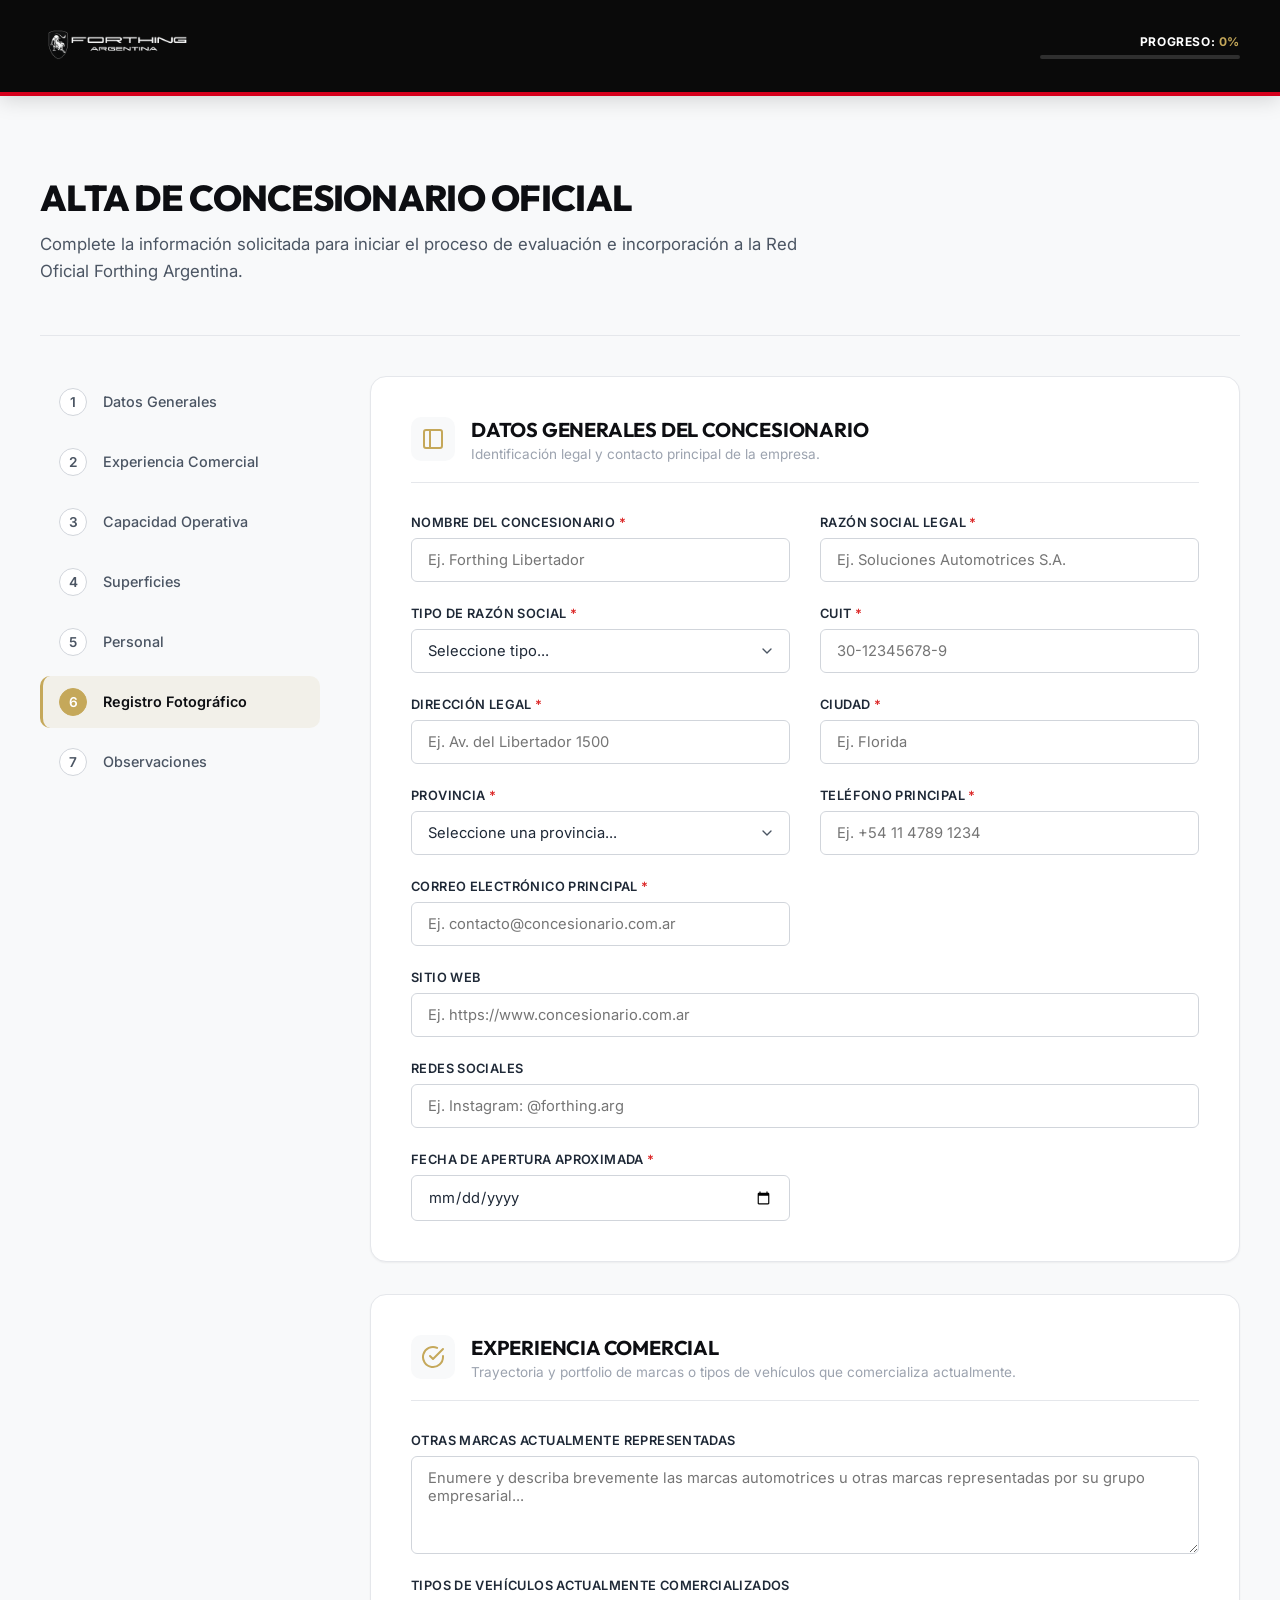
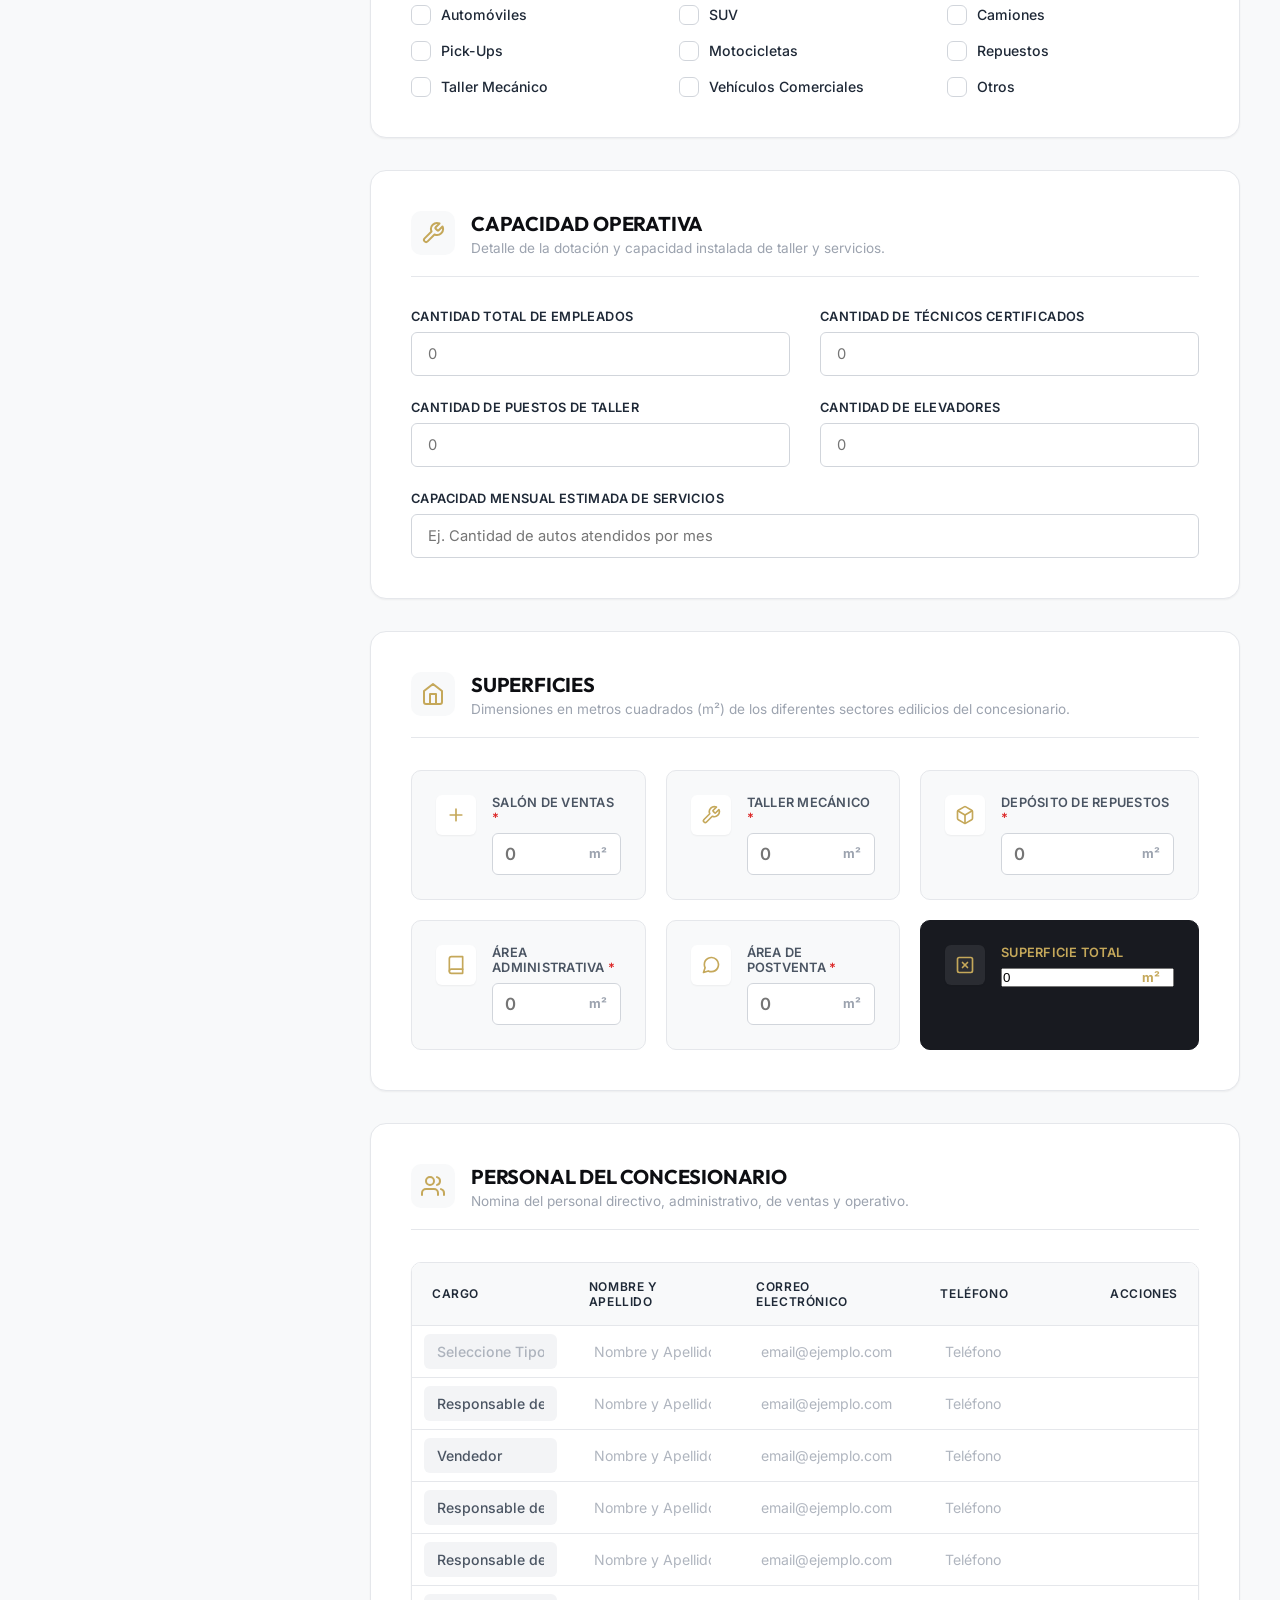
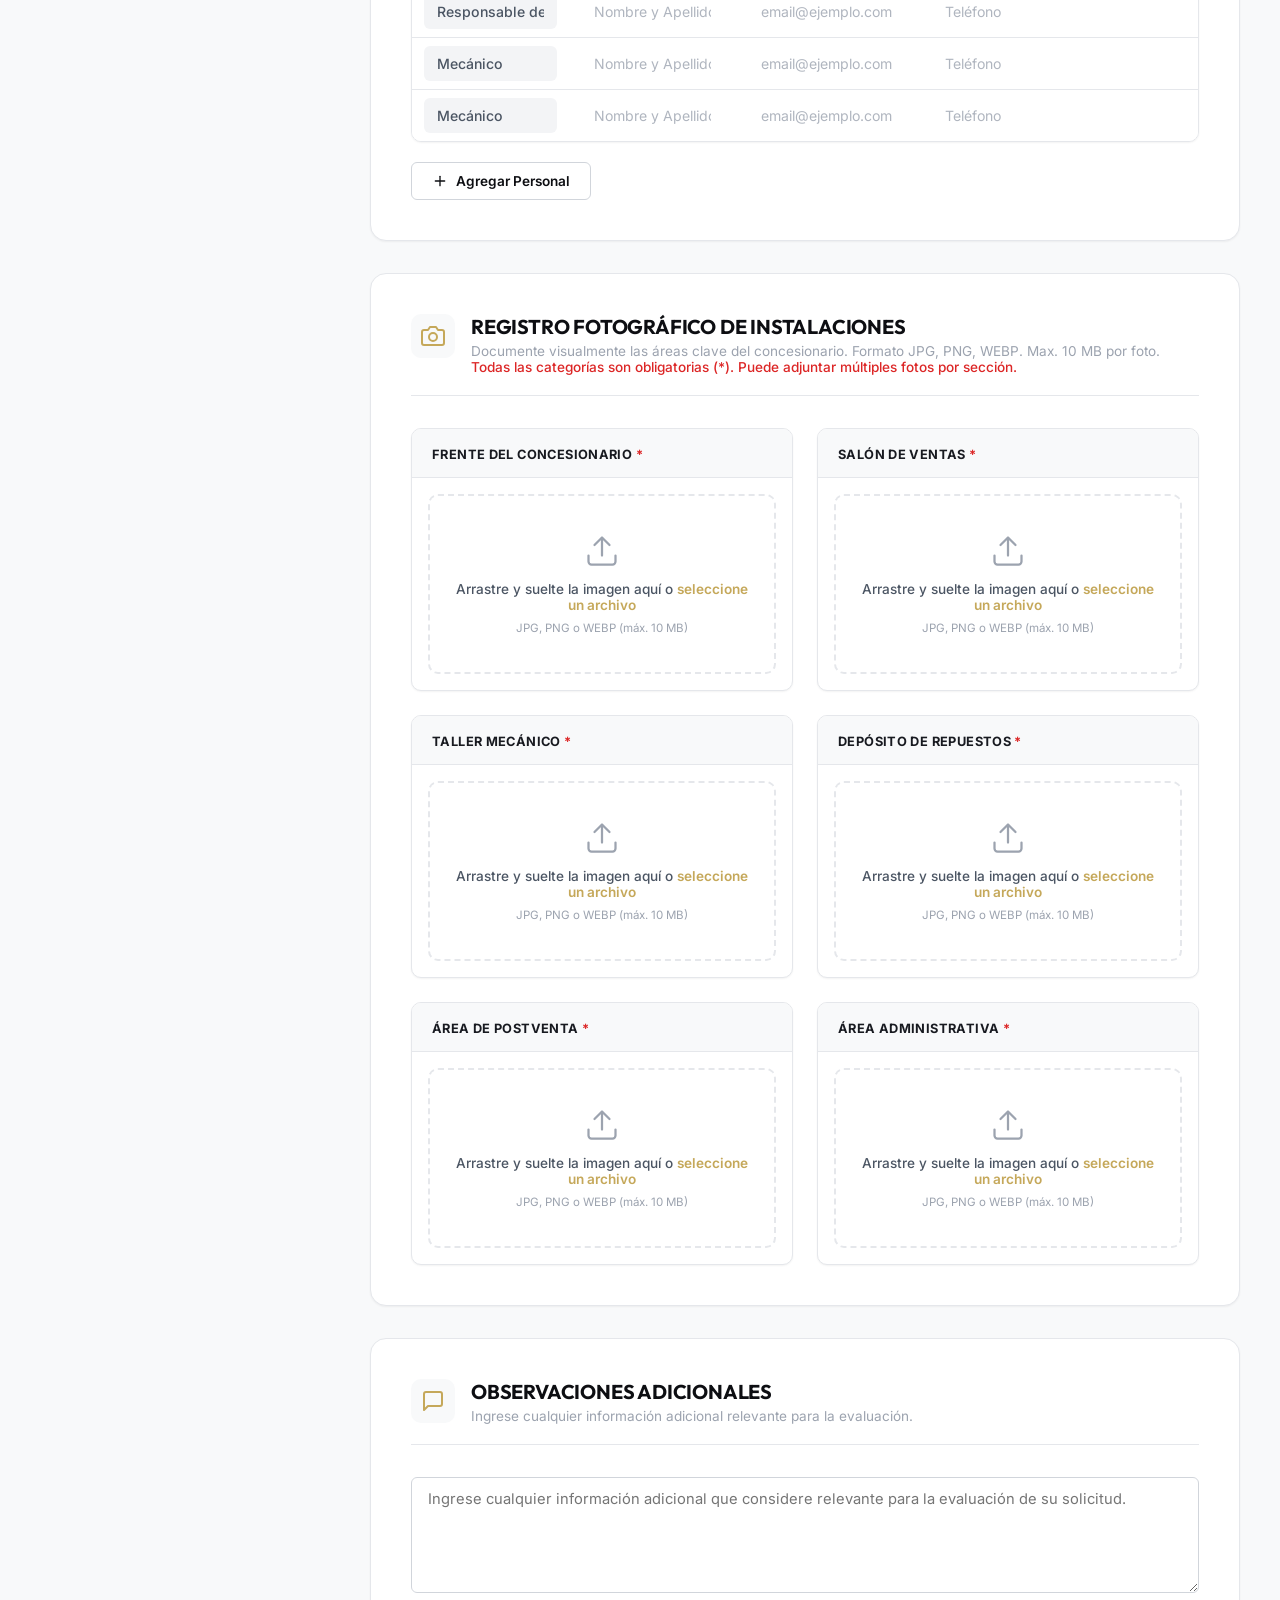
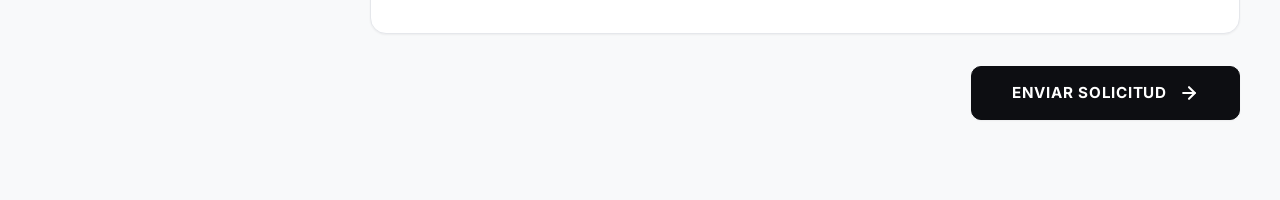
<file: index.html>
<!DOCTYPE html>
<html lang="es">
<head>
    <meta charset="UTF-8">
    <meta name="viewport" content="width=device-width, initial-scale=1.0">
    <title>Portal de Alta de Concesionarios – Forthing Argentina</title>
    
    <!-- Google Fonts: Outfit (headings) and Inter (body) -->
    <link rel="preconnect" href="https://fonts.googleapis.com">
    <link rel="preconnect" href="https://fonts.gstatic.com" crossorigin>
    <link href="https://fonts.googleapis.com/css2?family=Inter:wght@300;400;500;600;700&family=Outfit:wght@400;500;600;700;800&display=swap" rel="stylesheet">
    
    <!-- Link to custom styles -->
    <link rel="stylesheet" href="styles.css">
</head>
<body>

    <!-- Top Sticky Header -->
    <header class="main-header">
        <div class="header-container">
            <div class="logo-wrapper">
                <img src="logo_tema_oscuro.png" alt="Forthing Argentina Logo" class="brand-logo">
            </div>
            <div class="header-progress-container">
                <span class="progress-text">Progreso: <span id="progress-percentage">0%</span></span>
                <div class="progress-bar-outer">
                    <div class="progress-bar-inner" id="main-progress-bar"></div>
                </div>
            </div>
        </div>
    </header>

    <!-- Main Content Wrapper -->
    <main class="portal-container">
        
        <!-- Welcome Hero/Banner -->
        <section class="hero-section">
            <h1 class="hero-title">ALTA DE CONCESIONARIO OFICIAL</h1>
            <p class="hero-subtitle">Complete la información solicitada para iniciar el proceso de evaluación e incorporación a la Red Oficial Forthing Argentina.</p>
        </section>

        <!-- Main Workspace Grid -->
        <div class="workspace-grid">
            
            <!-- Sidebar Navigation (Desktop Stepper) -->
            <aside class="sidebar-stepper">
                <nav class="stepper-nav" id="sidebar-nav">
                    <ul>
                        <li class="step-item active" data-target="sec-datos-generales">
                            <span class="step-number">1</span>
                            <span class="step-label">Datos Generales</span>
                        </li>
                        <li class="step-item" data-target="sec-experiencia-comercial">
                            <span class="step-number">2</span>
                            <span class="step-label">Experiencia Comercial</span>
                        </li>
                        <li class="step-item" data-target="sec-capacidad-operativa">
                            <span class="step-number">3</span>
                            <span class="step-label">Capacidad Operativa</span>
                        </li>
                        <li class="step-item" data-target="sec-superficies">
                            <span class="step-number">4</span>
                            <span class="step-label">Superficies</span>
                        </li>
                        <li class="step-item" data-target="sec-personal">
                            <span class="step-number">5</span>
                            <span class="step-label">Personal</span>
                        </li>
                        <li class="step-item" data-target="sec-registro-fotografico">
                            <span class="step-number">6</span>
                            <span class="step-label">Registro Fotográfico</span>
                        </li>
                        <li class="step-item" data-target="sec-observaciones">
                            <span class="step-number">7</span>
                            <span class="step-label">Observaciones</span>
                        </li>
                    </ul>
                </nav>
            </aside>

            <!-- Scrollable Form Container -->
            <div class="form-wrapper">
                <form id="onboarding-form" novalidate autocomplete="off">
                    
                    <!-- SECTION 1: Datos Generales -->
                    <section id="sec-datos-generales" class="form-card-section" data-step="1">
                        <div class="section-header">
                            <div class="section-icon-wrapper">
                                <svg xmlns="http://www.w3.org/2000/svg" width="24" height="24" viewBox="0 0 24 24" fill="none" stroke="currentColor" stroke-width="2" stroke-linecap="round" stroke-linejoin="round"><rect x="3" y="3" width="18" height="18" rx="2" ry="2"></rect><line x1="9" y1="3" x2="9" y2="21"></line></svg>
                            </div>
                            <div>
                                <h2 class="section-title">DATOS GENERALES DEL CONCESIONARIO</h2>
                                <p class="section-desc">Identificación legal y contacto principal de la empresa.</p>
                            </div>
                        </div>
                        
                        <div class="form-grid">
                            <div class="input-group">
                                <label for="nombre-concesionario" class="required-label">Nombre del Concesionario</label>
                                <input type="text" id="nombre-concesionario" name="nombre_concesionario" required placeholder="Ej. Forthing Libertador">
                            </div>
                            
                            <div class="input-group">
                                <label for="razon-social" class="required-label">Razón Social Legal</label>
                                <input type="text" id="razon-social" name="razon_social" required placeholder="Ej. Soluciones Automotrices S.A.">
                            </div>
                            
                            <div class="input-group">
                                <label for="tipo-razon-social" class="required-label">Tipo de Razón Social</label>
                                <select id="tipo-razon-social" name="tipo_razon_social" required>
                                    <option value="" disabled selected>Seleccione tipo...</option>
                                    <option value="SRL">SRL (Sociedad de Responsabilidad Limitada)</option>
                                    <option value="SA">SA (Sociedad Anónima)</option>
                                    <option value="SAS">SAS (Sociedad por Acciones Simplificada)</option>
                                    <option value="Otra">Otra</option>
                                </select>
                            </div>
                            
                            <div class="input-group">
                                <label for="cuit" class="required-label">CUIT</label>
                                <input type="text" id="cuit" name="cuit" required placeholder="30-12345678-9" pattern="\d{2}-\d{8}-\d{1}">
                            </div>
                            
                            <div class="input-group">
                                <label for="direccion-legal" class="required-label">Dirección Legal</label>
                                <input type="text" id="direccion-legal" name="direccion_legal" required placeholder="Ej. Av. del Libertador 1500">
                            </div>
                            
                            <div class="input-group">
                                <label for="ciudad" class="required-label">Ciudad</label>
                                <input type="text" id="ciudad" name="ciudad" required placeholder="Ej. Florida">
                            </div>
                            
                            <div class="input-group">
                                <label for="provincia" class="required-label">Provincia</label>
                                <select id="provincia" name="provincia" required>
                                    <option value="" disabled selected>Seleccione una provincia...</option>
                                    <option value="Buenos Aires">Buenos Aires</option>
                                    <option value="CABA">CABA</option>
                                    <option value="Catamarca">Catamarca</option>
                                    <option value="Chaco">Chaco</option>
                                    <option value="Chubut">Chubut</option>
                                    <option value="Córdoba">Córdoba</option>
                                    <option value="Corrientes">Corrientes</option>
                                    <option value="Entre Ríos">Entre Ríos</option>
                                    <option value="Formosa">Formosa</option>
                                    <option value="Jujuy">Jujuy</option>
                                    <option value="La Pampa">La Pampa</option>
                                    <option value="La Rioja">La Rioja</option>
                                    <option value="Mendoza">Mendoza</option>
                                    <option value="Misiones">Misiones</option>
                                    <option value="Neuquén">Neuquén</option>
                                    <option value="Río Negro">Río Negro</option>
                                    <option value="Salta">Salta</option>
                                    <option value="San Juan">San Juan</option>
                                    <option value="San Luis">San Luis</option>
                                    <option value="Santa Cruz">Santa Cruz</option>
                                    <option value="Santa Fe">Santa Fe</option>
                                    <option value="Santiago del Estero">Santiago del Estero</option>
                                    <option value="Tierra del Fuego">Tierra del Fuego</option>
                                    <option value="Tucumán">Tucumán</option>
                                </select>
                            </div>
                            
                            <div class="input-group">
                                <label for="telefono-principal" class="required-label">Teléfono Principal</label>
                                <input type="tel" id="telefono-principal" name="telefono_principal" required placeholder="Ej. +54 11 4789 1234">
                            </div>
                            
                            <div class="input-group">
                                <label for="email-principal" class="required-label">Correo Electrónico Principal</label>
                                <input type="email" id="email-principal" name="email_principal" required placeholder="Ej. contacto@concesionario.com.ar">
                            </div>
                            
                            <div class="input-group full-width-tablet">
                                <label for="sitio-web">Sitio Web</label>
                                <input type="url" id="sitio-web" name="sitio_web" placeholder="Ej. https://www.concesionario.com.ar">
                            </div>

                            <div class="input-group full-width-tablet">
                                <label for="redes-sociales">Redes Sociales</label>
                                <input type="text" id="redes-sociales" name="redes_sociales" placeholder="Ej. Instagram: @forthing.arg">
                            </div>
                            
                            <div class="input-group">
                                <label for="fecha-apertura" class="required-label">Fecha de Apertura Aproximada</label>
                                <input type="date" id="fecha-apertura" name="fecha_apertura" required>
                            </div>
                        </div>
                    </section>

                    <!-- SECTION 2: Experiencia Comercial -->
                    <section id="sec-experiencia-comercial" class="form-card-section" data-step="2">
                        <div class="section-header">
                            <div class="section-icon-wrapper">
                                <svg xmlns="http://www.w3.org/2000/svg" width="24" height="24" viewBox="0 0 24 24" fill="none" stroke="currentColor" stroke-width="2" stroke-linecap="round" stroke-linejoin="round"><path d="M22 11.08V12a10 10 0 1 1-5.93-9.14"></path><polyline points="22 4 12 14.01 9 11.01"></polyline></svg>
                            </div>
                            <div>
                                <h2 class="section-title">EXPERIENCIA COMERCIAL</h2>
                                <p class="section-desc">Trayectoria y portfolio de marcas o tipos de vehículos que comercializa actualmente.</p>
                            </div>
                        </div>
                        
                        <div class="form-layout-stacked">
                            <div class="input-group">
                                <label for="otras-marcas">Otras marcas actualmente representadas</label>
                                <textarea id="otras-marcas" name="otras_marcas" rows="4" placeholder="Enumere y describa brevemente las marcas automotrices u otras marcas representadas por su grupo empresarial..."></textarea>
                            </div>
                            
                            <div class="checkbox-container-wrapper">
                                <span class="checkbox-group-title">Tipos de vehículos actualmente comercializados</span>
                                <div class="checkbox-grid">
                                    <label class="custom-checkbox">
                                        <input type="checkbox" name="tipo_vehiculo" value="Automóviles">
                                        <span class="checkmark"></span>
                                        <span class="checkbox-label">Automóviles</span>
                                    </label>
                                    
                                    <label class="custom-checkbox">
                                        <input type="checkbox" name="tipo_vehiculo" value="SUV">
                                        <span class="checkmark"></span>
                                        <span class="checkbox-label">SUV</span>
                                    </label>
                                    
                                    <label class="custom-checkbox">
                                        <input type="checkbox" name="tipo_vehiculo" value="Camiones">
                                        <span class="checkmark"></span>
                                        <span class="checkbox-label">Camiones</span>
                                    </label>
                                    
                                    <label class="custom-checkbox">
                                        <input type="checkbox" name="tipo_vehiculo" value="Pick-Ups">
                                        <span class="checkmark"></span>
                                        <span class="checkbox-label">Pick-Ups</span>
                                    </label>
                                    
                                    <label class="custom-checkbox">
                                        <input type="checkbox" name="tipo_vehiculo" value="Motocicletas">
                                        <span class="checkmark"></span>
                                        <span class="checkbox-label">Motocicletas</span>
                                    </label>
                                    
                                    <label class="custom-checkbox">
                                        <input type="checkbox" name="tipo_vehiculo" value="Repuestos">
                                        <span class="checkmark"></span>
                                        <span class="checkbox-label">Repuestos</span>
                                    </label>
                                    
                                    <label class="custom-checkbox">
                                        <input type="checkbox" name="tipo_vehiculo" value="Taller Mecánico">
                                        <span class="checkmark"></span>
                                        <span class="checkbox-label">Taller Mecánico</span>
                                    </label>
                                    
                                    <label class="custom-checkbox">
                                        <input type="checkbox" name="tipo_vehiculo" value="Vehículos Comerciales">
                                        <span class="checkmark"></span>
                                        <span class="checkbox-label">Vehículos Comerciales</span>
                                    </label>
                                    
                                    <label class="custom-checkbox">
                                        <input type="checkbox" id="chk-otros" name="tipo_vehiculo" value="Otros">
                                        <span class="checkmark"></span>
                                        <span class="checkbox-label">Otros</span>
                                    </label>
                                </div>
                            </div>

                            <!-- Conditional input field for 'Otros' -->
                            <div class="input-group input-conditional" id="wrapper-otros-especificar">
                                <label for="otros-especificar" class="required-label">Especifique otros tipos de vehículos</label>
                                <input type="text" id="otros-especificar" name="otros_especificar" placeholder="Ej. Maquinaria Agrícola, Náutica...">
                            </div>
                        </div>
                    </section>

                    <!-- SECTION 3: Capacidad Operativa -->
                    <section id="sec-capacidad-operativa" class="form-card-section" data-step="3">
                        <div class="section-header">
                            <div class="section-icon-wrapper">
                                <svg xmlns="http://www.w3.org/2000/svg" width="24" height="24" viewBox="0 0 24 24" fill="none" stroke="currentColor" stroke-width="2" stroke-linecap="round" stroke-linejoin="round"><path d="M14.7 6.3a1 1 0 0 0 0 1.4l1.6 1.6a1 1 0 0 0 1.4 0l3.77-3.77a6 6 0 0 1-7.94 7.94l-6.91 6.91a2.12 2.12 0 0 1-3-3l6.91-6.91a6 6 0 0 1 7.94-7.94l-3.76 3.76z"></path></svg>
                            </div>
                            <div>
                                <h2 class="section-title">CAPACIDAD OPERATIVA</h2>
                                <p class="section-desc">Detalle de la dotación y capacidad instalada de taller y servicios.</p>
                            </div>
                        </div>
                        
                        <div class="form-grid text-fields-numeric">
                            <div class="input-group">
                                <label for="cant-empleados">Cantidad total de empleados</label>
                                <input type="number" id="cant-empleados" name="cant_empleados" min="0" placeholder="0">
                            </div>
                            
                            <div class="input-group">
                                <label for="cant-tecnicos">Cantidad de técnicos certificados</label>
                                <input type="number" id="cant-tecnicos" name="cant_tecnicos" min="0" placeholder="0">
                            </div>
                            
                            <div class="input-group">
                                <label for="cant-puestos">Cantidad de puestos de taller</label>
                                <input type="number" id="cant-puestos" name="cant_puestos" min="0" placeholder="0">
                            </div>
                            
                            <div class="input-group">
                                <label for="cant-elevadores">Cantidad de elevadores</label>
                                <input type="number" id="cant-elevadores" name="cant_elevadores" min="0" placeholder="0">
                            </div>
                            
                            <div class="input-group full-width-tablet">
                                <label for="capacidad-servicios">Capacidad mensual estimada de servicios</label>
                                <input type="number" id="capacidad-servicios" name="capacidad_servicios" min="0" placeholder="Ej. Cantidad de autos atendidos por mes">
                            </div>
                        </div>
                    </section>

                    <!-- SECTION 4: Superficies -->
                    <section id="sec-superficies" class="form-card-section" data-step="4">
                        <div class="section-header">
                            <div class="section-icon-wrapper">
                                <svg xmlns="http://www.w3.org/2000/svg" width="24" height="24" viewBox="0 0 24 24" fill="none" stroke="currentColor" stroke-width="2" stroke-linecap="round" stroke-linejoin="round"><path d="M3 9l9-7 9 7v11a2 2 0 0 1-2 2H5a2 2 0 0 1-2-2z"></path><polyline points="9 22 9 12 15 12 15 22"></polyline></svg>
                            </div>
                            <div>
                                <h2 class="section-title">SUPERFICIES</h2>
                                <p class="section-desc">Dimensiones en metros cuadrados (m²) de los diferentes sectores edilicios del concesionario.</p>
                            </div>
                        </div>
                        
                        <div class="superficies-grid">
                            <!-- Salesroom Card -->
                            <div class="superficie-card">
                                <div class="sup-card-icon">
                                    <svg xmlns="http://www.w3.org/2000/svg" width="20" height="20" viewBox="0 0 24 24" fill="none" stroke="currentColor" stroke-width="2" stroke-linecap="round" stroke-linejoin="round"><path d="M19 12H5M12 19V5"/></svg>
                                </div>
                                <div class="sup-card-content">
                                    <label for="sup-salon" class="required-label">Salón de Ventas</label>
                                    <div class="unit-input-wrapper">
                                        <input type="number" id="sup-salon" class="sup-input" name="sup_salon" min="0" placeholder="0" required>
                                        <span class="unit-tag">m²</span>
                                    </div>
                                </div>
                            </div>
                            
                            <!-- Workshop Card -->
                            <div class="superficie-card">
                                <div class="sup-card-icon">
                                    <svg xmlns="http://www.w3.org/2000/svg" width="20" height="20" viewBox="0 0 24 24" fill="none" stroke="currentColor" stroke-width="2" stroke-linecap="round" stroke-linejoin="round"><path d="M14.7 6.3a1 1 0 0 0 0 1.4l1.6 1.6a1 1 0 0 0 1.4 0l3.77-3.77a6 6 0 0 1-7.94 7.94l-6.91 6.91a2.12 2.12 0 0 1-3-3l6.91-6.91a6 6 0 0 1 7.94-7.94l-3.76 3.76z"/></svg>
                                </div>
                                <div class="sup-card-content">
                                    <label for="sup-taller" class="required-label">Taller Mecánico</label>
                                    <div class="unit-input-wrapper">
                                        <input type="number" id="sup-taller" class="sup-input" name="sup_taller" min="0" placeholder="0" required>
                                        <span class="unit-tag">m²</span>
                                    </div>
                                </div>
                            </div>
                            
                            <!-- Parts Storage Card -->
                            <div class="superficie-card">
                                <div class="sup-card-icon">
                                    <svg xmlns="http://www.w3.org/2000/svg" width="20" height="20" viewBox="0 0 24 24" fill="none" stroke="currentColor" stroke-width="2" stroke-linecap="round" stroke-linejoin="round"><path d="M21 16V8a2 2 0 0 0-1-1.73l-7-4a2 2 0 0 0-2 0l-7 4A2 2 0 0 0 3 8v8a2 2 0 0 0 1 1.73l7 4a2 2 0 0 0 2 0l7-4A2 2 0 0 0 21 16z"></path><polyline points="3.27 6.96 12 12.01 20.73 6.96"></polyline><line x1="12" y1="22.08" x2="12" y2="12"></line></svg>
                                </div>
                                <div class="sup-card-content">
                                    <label for="sup-deposito" class="required-label">Depósito de Repuestos</label>
                                    <div class="unit-input-wrapper">
                                        <input type="number" id="sup-deposito" class="sup-input" name="sup_deposito" min="0" placeholder="0" required>
                                        <span class="unit-tag">m²</span>
                                    </div>
                                </div>
                            </div>
                            
                            <!-- Admin Area Card -->
                            <div class="superficie-card">
                                <div class="sup-card-icon">
                                    <svg xmlns="http://www.w3.org/2000/svg" width="20" height="20" viewBox="0 0 24 24" fill="none" stroke="currentColor" stroke-width="2" stroke-linecap="round" stroke-linejoin="round"><path d="M4 19.5A2.5 2.5 0 0 1 6.5 17H20"></path><path d="M6.5 2H20v20H6.5A2.5 2.5 0 0 1 4 19.5v-15A2.5 2.5 0 0 1 6.5 2z"></path></svg>
                                </div>
                                <div class="sup-card-content">
                                    <label for="sup-admin" class="required-label">Área Administrativa</label>
                                    <div class="unit-input-wrapper">
                                        <input type="number" id="sup-admin" class="sup-input" name="sup_admin" min="0" placeholder="0" required>
                                        <span class="unit-tag">m²</span>
                                    </div>
                                </div>
                            </div>
                            
                            <!-- Aftersales Area Card -->
                            <div class="superficie-card">
                                <div class="sup-card-icon">
                                    <svg xmlns="http://www.w3.org/2000/svg" width="20" height="20" viewBox="0 0 24 24" fill="none" stroke="currentColor" stroke-width="2" stroke-linecap="round" stroke-linejoin="round"><path d="M21 11.5a8.38 8.38 0 0 1-.9 3.8 8.5 8.5 0 0 1-7.6 4.7 8.38 8.38 0 0 1-3.8-.9L3 21l1.9-5.7a8.38 8.38 0 0 1-.9-3.8 8.5 8.5 0 0 1 4.7-7.6 8.38 8.38 0 0 1 3.8-.9h.5a8.48 8.48 0 0 1 8 8v.5z"></path></svg>
                                </div>
                                <div class="sup-card-content">
                                    <label for="sup-postventa" class="required-label">Área de Postventa</label>
                                    <div class="unit-input-wrapper">
                                        <input type="number" id="sup-postventa" class="sup-input" name="sup_postventa" min="0" placeholder="0" required>
                                        <span class="unit-tag">m²</span>
                                    </div>
                                </div>
                            </div>
                            
                            <!-- Total Area Card (Result) -->
                            <div class="superficie-card total-card">
                                <div class="sup-card-icon">
                                    <svg xmlns="http://www.w3.org/2000/svg" width="20" height="20" viewBox="0 0 24 24" fill="none" stroke="currentColor" stroke-width="2" stroke-linecap="round" stroke-linejoin="round"><rect x="3" y="3" width="18" height="18" rx="2" ry="2"></rect><line x1="9" y1="9" x2="15" y2="15"></line><line x1="15" y1="9" x2="9" y2="15"></line></svg>
                                </div>
                                <div class="sup-card-content">
                                    <label for="sup-total">Superficie Total</label>
                                    <div class="unit-input-wrapper">
                                        <input type="number" id="sup-total" name="sup_total" readonly placeholder="0" value="0">
                                        <span class="unit-tag">m²</span>
                                    </div>
                                </div>
                            </div>
                        </div>
                    </section>

                    <!-- SECTION 5: Personal del Concesionario -->
                    <section id="sec-personal" class="form-card-section" data-step="5">
                        <div class="section-header">
                            <div class="section-icon-wrapper">
                                <svg xmlns="http://www.w3.org/2000/svg" width="24" height="24" viewBox="0 0 24 24" fill="none" stroke="currentColor" stroke-width="2" stroke-linecap="round" stroke-linejoin="round"><path d="M17 21v-2a4 4 0 0 0-4-4H5a4 4 0 0 0-4 4v2"></path><circle cx="9" cy="7" r="4"></circle><path d="M23 21v-2a4 4 0 0 0-3-3.87"></path><path d="M16 3.13a4 4 0 0 1 0 7.75"></path></svg>
                            </div>
                            <div>
                                <h2 class="section-title">PERSONAL DEL CONCESIONARIO</h2>
                                <p class="section-desc">Nomina del personal directivo, administrativo, de ventas y operativo.</p>
                            </div>
                        </div>

                        <!-- Responsive Table wrapper -->
                        <div class="table-responsive-wrapper">
                            <table class="editable-table" id="personal-table">
                                <thead>
                                    <tr>
                                        <th>Cargo</th>
                                        <th>Nombre y Apellido</th>
                                        <th>Correo Electrónico</th>
                                        <th>Teléfono</th>
                                        <th class="actions-col">Acciones</th>
                                    </tr>
                                </thead>
                                <tbody id="personal-table-body">
                                    <!-- Dynamic Director Row -->
                                    <tr class="table-row">
                                        <td>
                                            <input type="text" class="table-input col-cargo" id="cargo-director" value="" readonly style="background-color: #F3F4F6; cursor: not-allowed; color: #4B5563; font-weight: 500;" placeholder="Seleccione Tipo de Razón Social...">
                                        </td>
                                        <td><input type="text" class="table-input col-nombre" placeholder="Nombre y Apellido"></td>
                                        <td><input type="email" class="table-input col-email" placeholder="email@ejemplo.com"></td>
                                        <td><input type="tel" class="table-input col-telefono" placeholder="Teléfono"></td>
                                        <td class="actions-col"></td>
                                    </tr>
                                    <tr class="table-row">
                                        <td>
                                            <input type="text" class="table-input col-cargo" value="Responsable de Ventas" readonly style="background-color: #F3F4F6; cursor: not-allowed; color: #4B5563; font-weight: 500;">
                                        </td>
                                        <td><input type="text" class="table-input col-nombre" placeholder="Nombre y Apellido"></td>
                                        <td><input type="email" class="table-input col-email" placeholder="email@ejemplo.com"></td>
                                        <td><input type="tel" class="table-input col-telefono" placeholder="Teléfono"></td>
                                        <td class="actions-col"></td>
                                    </tr>
                                    <tr class="table-row">
                                        <td>
                                            <input type="text" class="table-input col-cargo" value="Vendedor" readonly style="background-color: #F3F4F6; cursor: not-allowed; color: #4B5563; font-weight: 500;">
                                        </td>
                                        <td><input type="text" class="table-input col-nombre" placeholder="Nombre y Apellido"></td>
                                        <td><input type="email" class="table-input col-email" placeholder="email@ejemplo.com"></td>
                                        <td><input type="tel" class="table-input col-telefono" placeholder="Teléfono"></td>
                                        <td class="actions-col"></td>
                                    </tr>
                                    <tr class="table-row">
                                        <td>
                                            <input type="text" class="table-input col-cargo" value="Responsable de Administración" readonly style="background-color: #F3F4F6; cursor: not-allowed; color: #4B5563; font-weight: 500;">
                                        </td>
                                        <td><input type="text" class="table-input col-nombre" placeholder="Nombre y Apellido"></td>
                                        <td><input type="email" class="table-input col-email" placeholder="email@ejemplo.com"></td>
                                        <td><input type="tel" class="table-input col-telefono" placeholder="Teléfono"></td>
                                        <td class="actions-col"></td>
                                    </tr>
                                    <tr class="table-row">
                                        <td>
                                            <input type="text" class="table-input col-cargo" value="Responsable de Repuestos" readonly style="background-color: #F3F4F6; cursor: not-allowed; color: #4B5563; font-weight: 500;">
                                        </td>
                                        <td><input type="text" class="table-input col-nombre" placeholder="Nombre y Apellido"></td>
                                        <td><input type="email" class="table-input col-email" placeholder="email@ejemplo.com"></td>
                                        <td><input type="tel" class="table-input col-telefono" placeholder="Teléfono"></td>
                                        <td class="actions-col"></td>
                                    </tr>
                                    <tr class="table-row">
                                        <td>
                                            <input type="text" class="table-input col-cargo" value="Responsable de Postventa" readonly style="background-color: #F3F4F6; cursor: not-allowed; color: #4B5563; font-weight: 500;">
                                        </td>
                                        <td><input type="text" class="table-input col-nombre" placeholder="Nombre y Apellido"></td>
                                        <td><input type="email" class="table-input col-email" placeholder="email@ejemplo.com"></td>
                                        <td><input type="tel" class="table-input col-telefono" placeholder="Teléfono"></td>
                                        <td class="actions-col"></td>
                                    </tr>
                                    <tr class="table-row">
                                        <td>
                                            <input type="text" class="table-input col-cargo" value="Mecánico" readonly style="background-color: #F3F4F6; cursor: not-allowed; color: #4B5563; font-weight: 500;">
                                        </td>
                                        <td><input type="text" class="table-input col-nombre" placeholder="Nombre y Apellido"></td>
                                        <td><input type="email" class="table-input col-email" placeholder="email@ejemplo.com"></td>
                                        <td><input type="tel" class="table-input col-telefono" placeholder="Teléfono"></td>
                                        <td class="actions-col"></td>
                                    </tr>
                                    <tr class="table-row">
                                        <td>
                                            <input type="text" class="table-input col-cargo" value="Mecánico" readonly style="background-color: #F3F4F6; cursor: not-allowed; color: #4B5563; font-weight: 500;">
                                        </td>
                                        <td><input type="text" class="table-input col-nombre" placeholder="Nombre y Apellido"></td>
                                        <td><input type="email" class="table-input col-email" placeholder="email@ejemplo.com"></td>
                                        <td><input type="tel" class="table-input col-telefono" placeholder="Teléfono"></td>
                                        <td class="actions-col"></td>
                                    </tr>
                                </tbody>
                            </table>
                        </div>
                        
                        <div class="table-actions-container">
                            <button type="button" id="btn-add-personal" class="btn-secondary">
                                <svg xmlns="http://www.w3.org/2000/svg" width="16" height="16" viewBox="0 0 24 24" fill="none" stroke="currentColor" stroke-width="2" stroke-linecap="round" stroke-linejoin="round"><line x1="12" y1="5" x2="12" y2="19"></line><line x1="5" y1="12" x2="19" y2="12"></line></svg>
                                Agregar Personal
                            </button>
                        </div>
                    </section>

                    <!-- SECTION 6: Registro Fotográfico de Instalaciones -->
                    <section id="sec-registro-fotografico" class="form-card-section" data-step="6">
                        <div class="section-header">
                            <div class="section-icon-wrapper">
                                <svg xmlns="http://www.w3.org/2000/svg" width="24" height="24" viewBox="0 0 24 24" fill="none" stroke="currentColor" stroke-width="2" stroke-linecap="round" stroke-linejoin="round"><path d="M23 19a2 2 0 0 1-2 2H3a2 2 0 0 1-2-2V8a2 2 0 0 1 2-2h4l2-3h6l2 3h4a2 2 0 0 1 2 2z"></path><circle cx="12" cy="13" r="4"></circle></svg>
                            </div>
                            <div>
                                <h2 class="section-title">REGISTRO FOTOGRÁFICO DE INSTALACIONES</h2>
                                <p class="section-desc">Documente visualmente las áreas clave del concesionario. Formato JPG, PNG, WEBP. Max. 10 MB por foto. <span style="color: #dc2626; font-weight: 500;">Todas las categorías son obligatorias (*). Puede adjuntar múltiples fotos por sección.</span></p>
                            </div>
                        </div>
                        
                        <div class="photo-uploader-grid">
                            
                            <!-- Card: Frente del Concesionario -->
                            <div class="uploader-card" data-category="frente">
                                <div class="uploader-card-header">
                                    <span class="uploader-card-title required-label">Frente del Concesionario</span>
                                </div>
                                <div class="dropzone" id="dropzone-frente">
                                    <input type="file" id="file-frente" accept=".jpg,.jpeg,.png,.webp" class="file-input-hidden" multiple required>
                                    <div class="dropzone-prompt">
                                        <svg xmlns="http://www.w3.org/2000/svg" width="36" height="36" viewBox="0 0 24 24" fill="none" stroke="currentColor" stroke-width="1.5" stroke-linecap="round" stroke-linejoin="round" class="upload-icon"><path d="M21 15v4a2 2 0 0 1-2 2H5a2 2 0 0 1-2-2v-4M17 8l-5-5-5 5M12 3v12"/></svg>
                                        <p class="dropzone-text">Arrastre y suelte la imagen aquí o <span>seleccione un archivo</span></p>
                                        <p class="dropzone-limits">JPG, PNG o WEBP (máx. 10 MB)</p>
                                    </div>
                                    <div class="preview-container">
                                        <img src="" alt="Vista previa Frente" class="preview-img">
                                        <div class="preview-actions">
                                            <button type="button" class="btn-action-preview btn-replace-img" title="Reemplazar">
                                                <svg xmlns="http://www.w3.org/2000/svg" width="16" height="16" viewBox="0 0 24 24" fill="none" stroke="currentColor" stroke-width="2" stroke-linecap="round" stroke-linejoin="round"><path d="M21.5 2v6h-6M21.34 15.57a10 10 0 1 1-.57-8.38l5.67-5.67"/></svg>
                                                Reemplazar
                                            </button>
                                            <button type="button" class="btn-action-preview btn-delete-img" title="Eliminar">
                                                <svg xmlns="http://www.w3.org/2000/svg" width="16" height="16" viewBox="0 0 24 24" fill="none" stroke="currentColor" stroke-width="2" stroke-linecap="round" stroke-linejoin="round"><polyline points="3 6 5 6 21 6"></polyline><path d="M19 6v14a2 2 0 0 1-2 2H7a2 2 0 0 1-2-2V6m3 0V4a2 2 0 0 1 2-2h4a2 2 0 0 1 2 2v2"></path><line x1="10" y1="11" x2="10" y2="17"></line><line x1="14" y1="11" x2="14" y2="17"></line></svg>
                                                Eliminar
                                            </button>
                                        </div>
                                    </div>
                                </div>
                            </div>
                            
                            <!-- Card: Salón de Ventas -->
                            <div class="uploader-card" data-category="salon">
                                <div class="uploader-card-header">
                                    <span class="uploader-card-title required-label">Salón de Ventas</span>
                                </div>
                                <div class="dropzone" id="dropzone-salon">
                                    <input type="file" id="file-salon" accept=".jpg,.jpeg,.png,.webp" class="file-input-hidden" multiple required>
                                    <div class="dropzone-prompt">
                                        <svg xmlns="http://www.w3.org/2000/svg" width="36" height="36" viewBox="0 0 24 24" fill="none" stroke="currentColor" stroke-width="1.5" stroke-linecap="round" stroke-linejoin="round" class="upload-icon"><path d="M21 15v4a2 2 0 0 1-2 2H5a2 2 0 0 1-2-2v-4M17 8l-5-5-5 5M12 3v12"/></svg>
                                        <p class="dropzone-text">Arrastre y suelte la imagen aquí o <span>seleccione un archivo</span></p>
                                        <p class="dropzone-limits">JPG, PNG o WEBP (máx. 10 MB)</p>
                                    </div>
                                    <div class="preview-container">
                                        <img src="" alt="Vista previa Salón" class="preview-img">
                                        <div class="preview-actions">
                                            <button type="button" class="btn-action-preview btn-replace-img" title="Reemplazar">
                                                <svg xmlns="http://www.w3.org/2000/svg" width="16" height="16" viewBox="0 0 24 24" fill="none" stroke="currentColor" stroke-width="2" stroke-linecap="round" stroke-linejoin="round"><path d="M21.5 2v6h-6M21.34 15.57a10 10 0 1 1-.57-8.38l5.67-5.67"/></svg>
                                                Reemplazar
                                            </button>
                                            <button type="button" class="btn-action-preview btn-delete-img" title="Eliminar">
                                                <svg xmlns="http://www.w3.org/2000/svg" width="16" height="16" viewBox="0 0 24 24" fill="none" stroke="currentColor" stroke-width="2" stroke-linecap="round" stroke-linejoin="round"><polyline points="3 6 5 6 21 6"></polyline><path d="M19 6v14a2 2 0 0 1-2 2H7a2 2 0 0 1-2-2V6m3 0V4a2 2 0 0 1 2-2h4a2 2 0 0 1 2 2v2"></path><line x1="10" y1="11" x2="10" y2="17"></line><line x1="14" y1="11" x2="14" y2="17"></line></svg>
                                                Eliminar
                                            </button>
                                        </div>
                                    </div>
                                </div>
                            </div>
                            
                            <!-- Card: Taller Mecánico -->
                            <div class="uploader-card" data-category="taller">
                                <div class="uploader-card-header">
                                    <span class="uploader-card-title required-label">Taller Mecánico</span>
                                </div>
                                <div class="dropzone" id="dropzone-taller">
                                    <input type="file" id="file-taller" accept=".jpg,.jpeg,.png,.webp" class="file-input-hidden" multiple required>
                                    <div class="dropzone-prompt">
                                        <svg xmlns="http://www.w3.org/2000/svg" width="36" height="36" viewBox="0 0 24 24" fill="none" stroke="currentColor" stroke-width="1.5" stroke-linecap="round" stroke-linejoin="round" class="upload-icon"><path d="M21 15v4a2 2 0 0 1-2 2H5a2 2 0 0 1-2-2v-4M17 8l-5-5-5 5M12 3v12"/></svg>
                                        <p class="dropzone-text">Arrastre y suelte la imagen aquí o <span>seleccione un archivo</span></p>
                                        <p class="dropzone-limits">JPG, PNG o WEBP (máx. 10 MB)</p>
                                    </div>
                                    <div class="preview-container">
                                        <img src="" alt="Vista previa Taller" class="preview-img">
                                        <div class="preview-actions">
                                            <button type="button" class="btn-action-preview btn-replace-img" title="Reemplazar">
                                                <svg xmlns="http://www.w3.org/2000/svg" width="16" height="16" viewBox="0 0 24 24" fill="none" stroke="currentColor" stroke-width="2" stroke-linecap="round" stroke-linejoin="round"><path d="M21.5 2v6h-6M21.34 15.57a10 10 0 1 1-.57-8.38l5.67-5.67"/></svg>
                                                Reemplazar
                                            </button>
                                            <button type="button" class="btn-action-preview btn-delete-img" title="Eliminar">
                                                <svg xmlns="http://www.w3.org/2000/svg" width="16" height="16" viewBox="0 0 24 24" fill="none" stroke="currentColor" stroke-width="2" stroke-linecap="round" stroke-linejoin="round"><polyline points="3 6 5 6 21 6"></polyline><path d="M19 6v14a2 2 0 0 1-2 2H7a2 2 0 0 1-2-2V6m3 0V4a2 2 0 0 1 2-2h4a2 2 0 0 1 2 2v2"></path><line x1="10" y1="11" x2="10" y2="17"></line><line x1="14" y1="11" x2="14" y2="17"></line></svg>
                                                Eliminar
                                            </button>
                                        </div>
                                    </div>
                                </div>
                            </div>
                            
                            <!-- Card: Depósito de Repuestos -->
                            <div class="uploader-card" data-category="deposito">
                                <div class="uploader-card-header">
                                    <span class="uploader-card-title required-label">Depósito de Repuestos</span>
                                </div>
                                <div class="dropzone" id="dropzone-deposito">
                                    <input type="file" id="file-deposito" accept=".jpg,.jpeg,.png,.webp" class="file-input-hidden" multiple required>
                                    <div class="dropzone-prompt">
                                        <svg xmlns="http://www.w3.org/2000/svg" width="36" height="36" viewBox="0 0 24 24" fill="none" stroke="currentColor" stroke-width="1.5" stroke-linecap="round" stroke-linejoin="round" class="upload-icon"><path d="M21 15v4a2 2 0 0 1-2 2H5a2 2 0 0 1-2-2v-4M17 8l-5-5-5 5M12 3v12"/></svg>
                                        <p class="dropzone-text">Arrastre y suelte la imagen aquí o <span>seleccione un archivo</span></p>
                                        <p class="dropzone-limits">JPG, PNG o WEBP (máx. 10 MB)</p>
                                    </div>
                                    <div class="preview-container">
                                        <img src="" alt="Vista previa Depósito" class="preview-img">
                                        <div class="preview-actions">
                                            <button type="button" class="btn-action-preview btn-replace-img" title="Reemplazar">
                                                <svg xmlns="http://www.w3.org/2000/svg" width="16" height="16" viewBox="0 0 24 24" fill="none" stroke="currentColor" stroke-width="2" stroke-linecap="round" stroke-linejoin="round"><path d="M21.5 2v6h-6M21.34 15.57a10 10 0 1 1-.57-8.38l5.67-5.67"/></svg>
                                                Reemplazar
                                            </button>
                                            <button type="button" class="btn-action-preview btn-delete-img" title="Eliminar">
                                                <svg xmlns="http://www.w3.org/2000/svg" width="16" height="16" viewBox="0 0 24 24" fill="none" stroke="currentColor" stroke-width="2" stroke-linecap="round" stroke-linejoin="round"><polyline points="3 6 5 6 21 6"></polyline><path d="M19 6v14a2 2 0 0 1-2 2H7a2 2 0 0 1-2-2V6m3 0V4a2 2 0 0 1 2-2h4a2 2 0 0 1 2 2v2"></path><line x1="10" y1="11" x2="10" y2="17"></line><line x1="14" y1="11" x2="14" y2="17"></line></svg>
                                                Eliminar
                                            </button>
                                        </div>
                                    </div>
                                </div>
                            </div>
                            
                            <!-- Card: Área de Postventa -->
                            <div class="uploader-card" data-category="postventa">
                                <div class="uploader-card-header">
                                    <span class="uploader-card-title required-label">Área de Postventa</span>
                                </div>
                                <div class="dropzone" id="dropzone-postventa">
                                    <input type="file" id="file-postventa" accept=".jpg,.jpeg,.png,.webp" class="file-input-hidden" multiple required>
                                    <div class="dropzone-prompt">
                                        <svg xmlns="http://www.w3.org/2000/svg" width="36" height="36" viewBox="0 0 24 24" fill="none" stroke="currentColor" stroke-width="1.5" stroke-linecap="round" stroke-linejoin="round" class="upload-icon"><path d="M21 15v4a2 2 0 0 1-2 2H5a2 2 0 0 1-2-2v-4M17 8l-5-5-5 5M12 3v12"/></svg>
                                        <p class="dropzone-text">Arrastre y suelte la imagen aquí o <span>seleccione un archivo</span></p>
                                        <p class="dropzone-limits">JPG, PNG o WEBP (máx. 10 MB)</p>
                                    </div>
                                    <div class="preview-container">
                                        <img src="" alt="Vista previa Postventa" class="preview-img">
                                        <div class="preview-actions">
                                            <button type="button" class="btn-action-preview btn-replace-img" title="Reemplazar">
                                                <svg xmlns="http://www.w3.org/2000/svg" width="16" height="16" viewBox="0 0 24 24" fill="none" stroke="currentColor" stroke-width="2" stroke-linecap="round" stroke-linejoin="round"><path d="M21.5 2v6h-6M21.34 15.57a10 10 0 1 1-.57-8.38l5.67-5.67"/></svg>
                                                Reemplazar
                                            </button>
                                            <button type="button" class="btn-action-preview btn-delete-img" title="Eliminar">
                                                <svg xmlns="http://www.w3.org/2000/svg" width="16" height="16" viewBox="0 0 24 24" fill="none" stroke="currentColor" stroke-width="2" stroke-linecap="round" stroke-linejoin="round"><polyline points="3 6 5 6 21 6"></polyline><path d="M19 6v14a2 2 0 0 1-2 2H7a2 2 0 0 1-2-2V6m3 0V4a2 2 0 0 1 2-2h4a2 2 0 0 1 2 2v2"></path><line x1="10" y1="11" x2="10" y2="17"></line><line x1="14" y1="11" x2="14" y2="17"></line></svg>
                                                Eliminar
                                            </button>
                                        </div>
                                    </div>
                                </div>
                            </div>
                            
                            <!-- Card: Área Administrativa -->
                            <div class="uploader-card" data-category="administrativa">
                                <div class="uploader-card-header">
                                    <span class="uploader-card-title required-label">Área Administrativa</span>
                                </div>
                                <div class="dropzone" id="dropzone-administrativa">
                                    <input type="file" id="file-administrativa" accept=".jpg,.jpeg,.png,.webp" class="file-input-hidden" multiple required>
                                    <div class="dropzone-prompt">
                                        <svg xmlns="http://www.w3.org/2000/svg" width="36" height="36" viewBox="0 0 24 24" fill="none" stroke="currentColor" stroke-width="1.5" stroke-linecap="round" stroke-linejoin="round" class="upload-icon"><path d="M21 15v4a2 2 0 0 1-2 2H5a2 2 0 0 1-2-2v-4M17 8l-5-5-5 5M12 3v12"/></svg>
                                        <p class="dropzone-text">Arrastre y suelte la imagen aquí o <span>seleccione un archivo</span></p>
                                        <p class="dropzone-limits">JPG, PNG o WEBP (máx. 10 MB)</p>
                                    </div>
                                    <div class="preview-container">
                                        <img src="" alt="Vista previa Admin" class="preview-img">
                                        <div class="preview-actions">
                                            <button type="button" class="btn-action-preview btn-replace-img" title="Reemplazar">
                                                <svg xmlns="http://www.w3.org/2000/svg" width="16" height="16" viewBox="0 0 24 24" fill="none" stroke="currentColor" stroke-width="2" stroke-linecap="round" stroke-linejoin="round"><path d="M21.5 2v6h-6M21.34 15.57a10 10 0 1 1-.57-8.38l5.67-5.67"/></svg>
                                                Reemplazar
                                            </button>
                                            <button type="button" class="btn-action-preview btn-delete-img" title="Eliminar">
                                                <svg xmlns="http://www.w3.org/2000/svg" width="16" height="16" viewBox="0 0 24 24" fill="none" stroke="currentColor" stroke-width="2" stroke-linecap="round" stroke-linejoin="round"><polyline points="3 6 5 6 21 6"></polyline><path d="M19 6v14a2 2 0 0 1-2 2H7a2 2 0 0 1-2-2V6m3 0V4a2 2 0 0 1 2-2h4a2 2 0 0 1 2 2v2"></path><line x1="10" y1="11" x2="10" y2="17"></line><line x1="14" y1="11" x2="14" y2="17"></line></svg>
                                                Eliminar
                                            </button>
                                        </div>
                                    </div>
                                </div>
                            </div>

                        </div>
                    </section>

                    <!-- SECTION 7: Observaciones Adicionales -->
                    <section id="sec-observaciones" class="form-card-section" data-step="7">
                        <div class="section-header">
                            <div class="section-icon-wrapper">
                                <svg xmlns="http://www.w3.org/2000/svg" width="24" height="24" viewBox="0 0 24 24" fill="none" stroke="currentColor" stroke-width="2" stroke-linecap="round" stroke-linejoin="round"><path d="M21 15a2 2 0 0 1-2 2H7l-4 4V5a2 2 0 0 1 2-2h14a2 2 0 0 1 2 2z"></path></svg>
                            </div>
                            <div>
                                <h2 class="section-title">OBSERVACIONES ADICIONALES</h2>
                                <p class="section-desc">Ingrese cualquier información adicional relevante para la evaluación.</p>
                            </div>
                        </div>
                        
                        <div class="form-layout-stacked">
                            <div class="input-group">
                                <textarea id="observaciones" name="observaciones" rows="5" placeholder="Ingrese cualquier información adicional que considere relevante para la evaluación de su solicitud."></textarea>
                            </div>
                        </div>
                    </section>

                    <!-- Submit Button Container -->
                    <div class="submit-action-container">
                        <button type="submit" id="btn-submit-form" class="btn-primary-corporate">
                            ENVIAR SOLICITUD
                            <svg xmlns="http://www.w3.org/2000/svg" width="20" height="20" viewBox="0 0 24 24" fill="none" stroke="currentColor" stroke-width="2.5" stroke-linecap="round" stroke-linejoin="round"><line x1="5" y1="12" x2="19" y2="12"></line><polyline points="12 5 19 12 12 19"></polyline></svg>
                        </button>
                    </div>

                </form>
            </div>

        </div>
    </main>

    <!-- Success Modal -->
    <div class="modal-backdrop" id="success-modal">
        <div class="modal-content">
            <div class="modal-success-icon">
                <svg xmlns="http://www.w3.org/2000/svg" width="64" height="64" viewBox="0 0 24 24" fill="none" stroke="currentColor" stroke-width="2" stroke-linecap="round" stroke-linejoin="round"><path d="M22 11.08V12a10 10 0 1 1-5.93-9.14"></path><polyline points="22 4 12 14.01 9 11.01"></polyline></svg>
            </div>
            <h3 class="modal-title">Solicitud Registrada</h3>
            <p class="modal-message">Su solicitud ha sido registrada correctamente y se encuentra lista para ser procesada.</p>
            <div class="modal-actions">
                <a href="#" id="btn-download-pdf" class="btn-primary-corporate" download>
                    <svg xmlns="http://www.w3.org/2000/svg" width="18" height="18" viewBox="0 0 24 24" fill="none" stroke="currentColor" stroke-width="2.5" stroke-linecap="round" stroke-linejoin="round"><path d="M21 15v4a2 2 0 0 1-2 2H5a2 2 0 0 1-2-2v-4M7 10l5 5 5-5M12 15V3"/></svg>
                    DESCARGAR ALTA
                </a>
                <button type="button" id="btn-close-modal" class="btn-secondary">Aceptar</button>
            </div>
        </div>
    </div>

    <!-- Script loading -->
    <script src="app.js"></script>
</body>
</html>
</file>
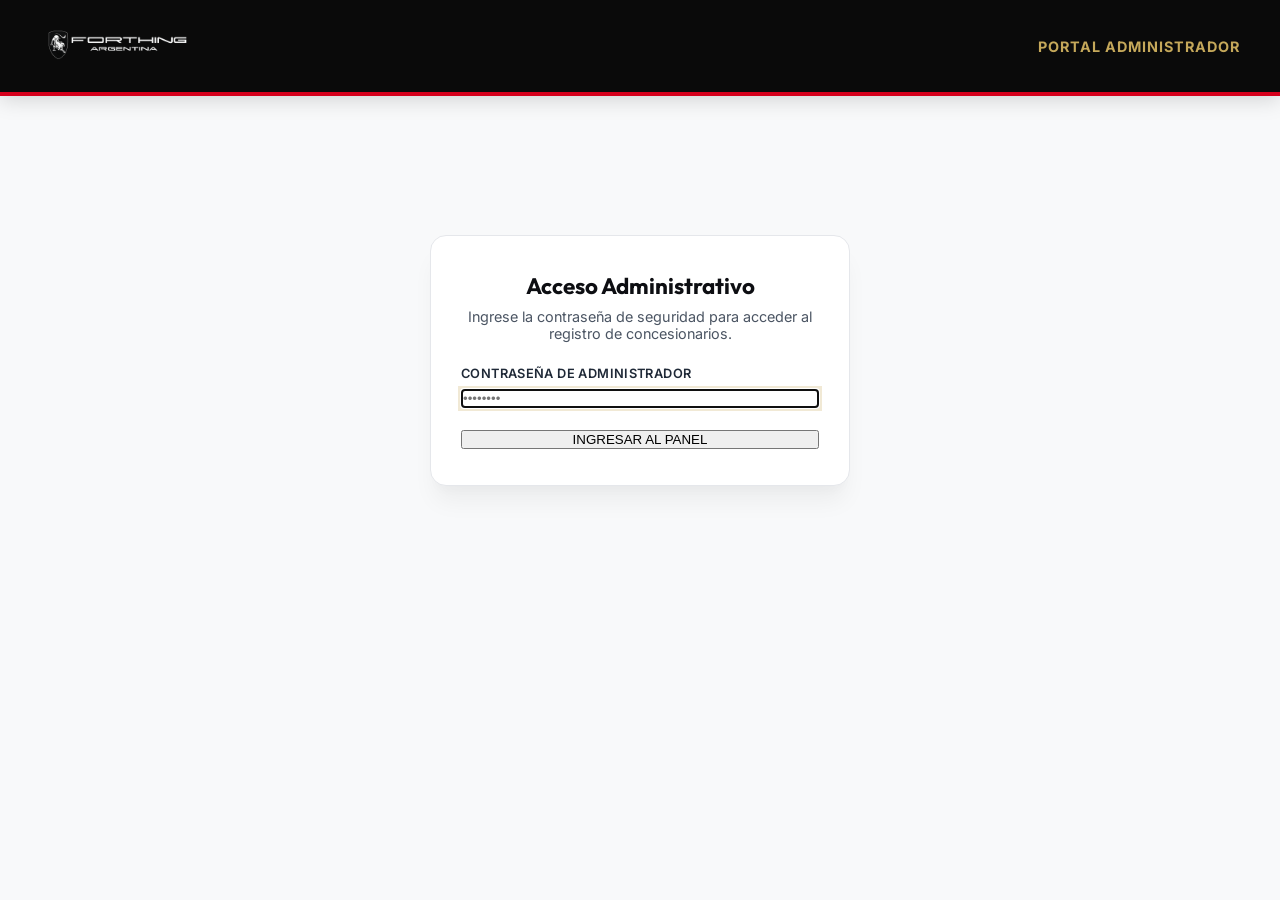
<file: admin.html>
<!DOCTYPE html>
<html lang="es">
<head>
    <meta charset="UTF-8">
    <meta name="viewport" content="width=device-width, initial-scale=1.0">
    <title>Panel de Administración – Forthing Argentina</title>
    
    <link rel="preconnect" href="https://fonts.googleapis.com">
    <link rel="preconnect" href="https://fonts.gstatic.com" crossorigin>
    <link href="https://fonts.googleapis.com/css2?family=Inter:wght@300;400;500;600;700&family=Outfit:wght@400;500;600;700;800&display=swap" rel="stylesheet">
    <link rel="stylesheet" href="styles.css">
    
    <style>
        .admin-body {
            background-color: var(--bg-alt);
            min-height: 100vh;
            display: flex;
            flex-direction: column;
            font-family: var(--font-body);
        }
        
        .admin-login-wrapper {
            display: flex;
            align-items: center;
            justify-content: center;
            min-height: 80vh;
            padding: 20px;
        }
        
        .admin-login-card {
            background: #fff;
            border: 1px solid var(--border-light);
            border-radius: var(--border-radius-lg);
            box-shadow: var(--shadow-premium);
            width: 100%;
            max-width: 420px;
            padding: 36px 30px;
            text-align: center;
        }
        
        .admin-login-card img {
            height: 48px;
            margin-bottom: 24px;
        }
        
        .admin-login-card h2 {
            font-family: var(--font-headings);
            font-size: 1.4rem;
            color: var(--brand-dark);
            margin-bottom: 8px;
        }
        
        .admin-login-card p {
            font-size: 0.9rem;
            color: var(--text-medium);
            margin-bottom: 24px;
        }
        
        .admin-dashboard {
            max-width: 1400px;
            margin: 0 auto;
            padding: 30px 24px 60px;
            width: 100%;
        }
        
        .admin-topbar {
            display: flex;
            align-items: center;
            justify-content: space-between;
            margin-bottom: 28px;
            flex-wrap: wrap;
            gap: 16px;
        }
        
        .admin-topbar h1 {
            font-family: var(--font-headings);
            font-size: 1.8rem;
            color: var(--brand-dark);
        }
        
        .admin-actions {
            display: flex;
            gap: 12px;
            align-items: center;
        }
        
        .btn-sheet {
            background-color: #0F9D58;
            color: #fff;
            border: none;
            padding: 10px 18px;
            border-radius: var(--border-radius-sm);
            font-weight: 600;
            font-size: 0.9rem;
            display: inline-flex;
            align-items: center;
            gap: 8px;
            text-decoration: none;
            cursor: pointer;
            transition: var(--transition-fast);
        }
        .btn-sheet:hover {
            background-color: #0b8043;
        }
        
        .btn-logout {
            background: #fff;
            border: 1px solid var(--border-medium);
            color: var(--text-medium);
            padding: 10px 18px;
            border-radius: var(--border-radius-sm);
            font-weight: 600;
            font-size: 0.9rem;
            cursor: pointer;
            transition: var(--transition-fast);
        }
        .btn-logout:hover {
            background: #f3f4f6;
            color: var(--error);
        }
        
        .stats-grid {
            display: grid;
            grid-template-columns: repeat(auto-fit, minmax(240px, 1fr));
            gap: 16px;
            margin-bottom: 24px;
        }
        
        .stat-card {
            background: #fff;
            border: 1px solid var(--border-light);
            border-radius: var(--border-radius-md);
            padding: 20px;
            box-shadow: var(--shadow-sm);
        }
        .stat-card span {
            font-size: 0.85rem;
            color: var(--text-muted);
            text-transform: uppercase;
            font-weight: 600;
            letter-spacing: 0.5px;
        }
        .stat-card h3 {
            font-size: 2rem;
            font-family: var(--font-headings);
            color: var(--brand-dark);
            margin-top: 6px;
        }
        
        .table-card {
            background: #fff;
            border: 1px solid var(--border-light);
            border-radius: var(--border-radius-lg);
            box-shadow: var(--shadow-sm);
            overflow: hidden;
        }
        
        .table-header {
            padding: 20px 24px;
            border-bottom: 1px solid var(--border-light);
            display: flex;
            justify-content: space-between;
            align-items: center;
            flex-wrap: wrap;
            gap: 16px;
        }
        
        .search-input {
            padding: 10px 14px;
            border: 1px solid var(--border-medium);
            border-radius: var(--border-radius-sm);
            font-size: 0.9rem;
            width: 320px;
            max-width: 100%;
        }
        .search-input:focus {
            outline: none;
            border-color: var(--brand-accent);
        }
        
        .table-responsive {
            width: 100%;
            overflow-x: auto;
        }
        
        table.admin-table {
            width: 100%;
            border-collapse: collapse;
            text-align: left;
            font-size: 0.88rem;
        }
        
        table.admin-table th {
            background-color: #fafbfc;
            color: var(--text-medium);
            font-weight: 600;
            padding: 14px 16px;
            border-bottom: 1px solid var(--border-light);
            white-space: nowrap;
        }
        
        table.admin-table td {
            padding: 14px 16px;
            border-bottom: 1px solid var(--border-light);
            color: var(--text-main);
            vertical-align: middle;
        }
        
        table.admin-table tr:hover {
            background-color: #f9fafb;
        }
        
        .badge-tipo {
            display: inline-block;
            padding: 4px 8px;
            border-radius: 4px;
            font-size: 0.75rem;
            font-weight: 700;
            background: #eff6ff;
            color: #1d4ed8;
            border: 1px solid #bfdbfe;
        }
        
        .badge-solicitud {
            font-family: monospace;
            font-weight: 700;
            color: var(--brand-accent);
        }
    </style>
</head>
<body class="admin-body">

    <!-- Header -->
    <header class="main-header">
        <div class="header-container" style="justify-content: space-between;">
            <div class="logo-wrapper">
                <img src="logo_tema_oscuro.png" alt="Forthing Argentina Logo" class="brand-logo">
            </div>
            <div style="color: var(--brand-accent); font-weight: 700; font-size: 0.9rem; letter-spacing: 1px;">
                PORTAL ADMINISTRADOR
            </div>
        </div>
    </header>

    <!-- Login View -->
    <div id="view-login" class="admin-login-wrapper">
        <div class="admin-login-card">
            <h2>Acceso Administrativo</h2>
            <p>Ingrese la contraseña de seguridad para acceder al registro de concesionarios.</p>
            <form id="form-login" onsubmit="handleLogin(event)">
                <div class="input-group" style="margin-bottom: 20px; text-align: left;">
                    <label for="admin-pass" class="input-label">Contraseña de Administrador</label>
                    <input type="password" id="admin-pass" class="form-control" placeholder="••••••••" required autofocus>
                </div>
                <div id="login-error" style="display: none; color: var(--error); font-size: 0.85rem; margin-bottom: 16px;">
                    Contraseña incorrecta. Intente nuevamente.
                </div>
                <button type="submit" class="btn-submit" style="width: 100%; justify-content: center;">
                    INGRESAR AL PANEL
                </button>
            </form>
        </div>
    </div>

    <!-- Dashboard View -->
    <div id="view-dashboard" class="admin-dashboard" style="display: none;">
        <div class="admin-topbar">
            <div>
                <h1>Registro de Altas de Concesionarios</h1>
                <p style="color: var(--text-medium); font-size: 0.95rem; margin-top: 4px;">
                    Monitoreo en tiempo real sincronizado con Google Sheets.
                </p>
            </div>
            <div class="admin-actions">
                <button class="btn-sheet" onclick="refreshData()">
                    <svg xmlns="http://www.w3.org/2000/svg" width="16" height="16" viewBox="0 0 24 24" fill="none" stroke="currentColor" stroke-width="2" stroke-linecap="round" stroke-linejoin="round"><path d="M21.5 2v6h-6M21.34 15.57a10 10 0 1 1-.57-8.38l5.67-5.67"/></svg>
                    Actualizar
                </button>
                <button class="btn-logout" onclick="handleLogout()">Cerrar Sesión</button>
            </div>
        </div>

        <!-- Metric Cards -->
        <div class="stats-grid">
            <div class="stat-card">
                <span>Total de Solicitudes</span>
                <h3 id="stat-total">0</h3>
            </div>
            <div class="stat-card">
                <span>Última Solicitud</span>
                <h3 id="stat-last" style="font-size: 1.2rem; font-weight: 600; margin-top: 12px;">-</h3>
            </div>
            <div class="stat-card">
                <span>Superficie Total Registrada</span>
                <h3 id="stat-sup">0 m²</h3>
            </div>
        </div>

        <!-- Table Card -->
        <div class="table-card">
            <div class="table-header">
                <h2 style="font-family: var(--font-headings); font-size: 1.2rem; color: var(--brand-dark);">Historial de Concesionarios</h2>
                <input type="text" id="search-box" class="search-input" placeholder="Buscar por concesionario, CUIT, ciudad..." oninput="filterTable()">
            </div>
            <div class="table-responsive">
                <table class="admin-table">
                    <thead>
                        <tr>
                            <th>Fecha</th>
                            <th>N° Solicitud</th>
                            <th>Concesionario</th>
                            <th>Razón Social</th>
                            <th>Tipo</th>
                            <th>CUIT</th>
                            <th>Ubicación</th>
                            <th>Contacto</th>
                            <th>Apertura Est.</th>
                            <th>Sup. Total</th>
                        </tr>
                    </thead>
                    <tbody id="table-body">
                        <tr>
                            <td colspan="10" style="text-align: center; padding: 40px; color: var(--text-muted);">
                                Cargando información...
                            </td>
                        </tr>
                    </tbody>
                </table>
            </div>
        </div>
    </div>

    <script>
        const AUTH_KEY = 'forthing_admin_authenticated';
        let submissionsData = [];

        function init() {
            if (sessionStorage.getItem(AUTH_KEY) === 'true') {
                showDashboard();
            } else {
                showLogin();
            }
        }

        function handleLogin(e) {
            e.preventDefault();
            const pass = document.getElementById('admin-pass').value;
            // Password verification
            if (pass === 'Piano/2026' || pass === 'ForthingAdmin2026') {
                sessionStorage.setItem(AUTH_KEY, 'true');
                showDashboard();
            } else {
                document.getElementById('login-error').style.display = 'block';
            }
        }

        function handleLogout() {
            sessionStorage.removeItem(AUTH_KEY);
            showLogin();
        }

        function showLogin() {
            document.getElementById('view-login').style.display = 'flex';
            document.getElementById('view-dashboard').style.display = 'none';
        }

        function showDashboard() {
            document.getElementById('view-login').style.display = 'none';
            document.getElementById('view-dashboard').style.display = 'block';
            loadSubmissions();
        }

        async function loadSubmissions() {
            const tbody = document.getElementById('table-body');
            tbody.innerHTML = '<tr><td colspan="10" style="text-align: center; padding: 40px; color: var(--text-muted);">Cargando información desde la base de datos...</td></tr>';
            
            try {
                const res = await fetch('/api/admin/submissions');
                if (!res.ok) throw new Error('Error al conectar');
                const data = await res.json();
                submissionsData = data.submissions || [];
                renderTable(submissionsData);
                updateStats(submissionsData);
            } catch (err) {
                console.error(err);
                tbody.innerHTML = '<tr><td colspan="10" style="text-align: center; padding: 40px; color: var(--error);">No se pudo cargar la información. Haga clic en Actualizar o verifique la conexión con Google Sheets.</td></tr>';
            }
        }

        function refreshData() {
            loadSubmissions();
        }

        function renderTable(list) {
            const tbody = document.getElementById('table-body');
            if (list.length === 0) {
                tbody.innerHTML = '<tr><td colspan="10" style="text-align: center; padding: 40px; color: var(--text-muted);">No se encontraron solicitudes registradas.</td></tr>';
                return;
            }

            tbody.innerHTML = list.map(item => `
                <tr>
                    <td style="white-space: nowrap; color: var(--text-medium); font-size: 0.82rem;">${escapeHtml(item.fecha || '-')}</td>
                    <td><span class="badge-solicitud">${escapeHtml(item.solicitud_nro || '-')}</span></td>
                    <td style="font-weight: 600; color: var(--brand-dark);">${escapeHtml(item.nombre_concesionario || '-')}</td>
                    <td>${escapeHtml(item.razon_social || '-')}</td>
                    <td><span class="badge-tipo">${escapeHtml(item.tipo_razon_social || '-')}</span></td>
                    <td style="font-family: monospace;">${escapeHtml(item.cuit || '-')}</td>
                    <td>${escapeHtml(item.ubicacion || item.ciudad || '-')}</td>
                    <td>
                        <div style="font-weight: 500;">${escapeHtml(item.email_principal || '')}</div>
                        <div style="font-size: 0.78rem; color: var(--text-muted);">${escapeHtml(item.telefono_principal || '')}</div>
                    </td>
                    <td>${escapeHtml(item.fecha_apertura || '-')}</td>
                    <td style="font-weight: 600;">${escapeHtml(item.sup_total ? item.sup_total + ' m²' : '-')}</td>
                </tr>
            `).join('');
        }

        function updateStats(list) {
            document.getElementById('stat-total').innerText = list.length;
            if (list.length > 0) {
                const latest = list[list.length - 1];
                document.getElementById('stat-last').innerText = latest.nombre_concesionario || latest.solicitud_nro;
                
                let totalSup = 0;
                list.forEach(i => {
                    const sup = parseFloat(i.sup_total) || 0;
                    totalSup += sup;
                });
                document.getElementById('stat-sup').innerText = totalSup.toLocaleString('es-AR') + ' m²';
            } else {
                document.getElementById('stat-last').innerText = '-';
                document.getElementById('stat-sup').innerText = '0 m²';
            }
        }

        function filterTable() {
            const query = document.getElementById('search-box').value.toLowerCase().trim();
            if (!query) {
                renderTable(submissionsData);
                return;
            }

            const filtered = submissionsData.filter(item => {
                return (item.nombre_concesionario || '').toLowerCase().includes(query) ||
                       (item.razon_social || '').toLowerCase().includes(query) ||
                       (item.cuit || '').toLowerCase().includes(query) ||
                       (item.solicitud_nro || '').toLowerCase().includes(query) ||
                       (item.ubicacion || '').toLowerCase().includes(query) ||
                       (item.ciudad || '').toLowerCase().includes(query);
            });

            renderTable(filtered);
        }

        function escapeHtml(str) {
            return String(str).replace(/[&<>"']/g, function(m) {
                return { '&': '&amp;', '<': '&lt;', '>': '&gt;', '"': '&quot;', "'": '&#39;' }[m];
            });
        }

        document.addEventListener('DOMContentLoaded', init);
    </script>
</body>
</html>
</file>
<file: styles.css>
/* Modern Corporate Design System - Forthing Argentina Onboarding Portal */

:root {
    /* Color Palette */
    --brand-dark: #0D0E12;
    --brand-primary: #181A20;
    --brand-accent: #C5A85A; /* Premium Satin Gold/Bronze */
    --brand-accent-hover: #B09244;
    --brand-accent-alpha: rgba(197, 168, 90, 0.1);
    --brand-accent-glow: rgba(197, 168, 90, 0.25);
    
    --text-main: #1F2937;
    --text-medium: #4B5563;
    --text-muted: #9CA3AF;
    --text-light: #F3F4F6;
    
    --bg-main: #FFFFFF;
    --bg-alt: #F8F9FA;
    --bg-card: #FFFFFF;
    --bg-input: #FFFFFF;
    
    --border-light: #E5E7EB;
    --border-medium: #D1D5DB;
    --border-focus: #C5A85A;
    
    --success: #059669;
    --success-light: #ECFDF5;
    --success-border: #A7F3D0;
    
    --error: #DC2626;
    --error-light: #FEF2F2;
    --error-border: #FCA5A5;
    
    /* Typography & Spacing */
    --font-headings: 'Outfit', sans-serif;
    --font-body: 'Inter', sans-serif;
    --border-radius-sm: 6px;
    --border-radius-md: 10px;
    --border-radius-lg: 16px;
    --transition-smooth: all 0.3s cubic-bezier(0.4, 0, 0.2, 1);
    --transition-fast: all 0.15s ease;
    
    --shadow-sm: 0 1px 2px 0 rgba(0, 0, 0, 0.05);
    --shadow-md: 0 4px 6px -1px rgba(0, 0, 0, 0.05), 0 2px 4px -1px rgba(0, 0, 0, 0.03);
    --shadow-lg: 0 10px 15px -3px rgba(0, 0, 0, 0.04), 0 4px 6px -2px rgba(0, 0, 0, 0.02);
    --shadow-premium: 0 20px 25px -5px rgba(0, 0, 0, 0.05), 0 10px 10px -5px rgba(0, 0, 0, 0.02);
}

/* Base Reset & Styles */
*, *::before, *::after {
    box-sizing: border-box;
    margin: 0;
    padding: 0;
}

html {
    scroll-behavior: smooth;
    font-size: 16px;
    background-color: var(--bg-alt);
    color: var(--text-main);
    font-family: var(--font-body);
    -webkit-font-smoothing: antialiased;
}

body {
    min-height: 100vh;
    display: flex;
    flex-direction: column;
}

/* Scrollbar styling */
::-webkit-scrollbar {
    width: 8px;
    height: 8px;
}

::-webkit-scrollbar-track {
    background: var(--bg-alt);
}

::-webkit-scrollbar-thumb {
    background: var(--border-medium);
    border-radius: 4px;
}

::-webkit-scrollbar-thumb:hover {
    background: var(--text-muted);
}

/* Header & Sticky Nav */
.main-header {
    position: fixed;
    top: 0;
    left: 0;
    width: 100%;
    height: 96px;
    background-color: #0A0A0A;
    border-bottom: 4px solid #D6001C;
    z-index: 1000;
    box-shadow: 0 4px 20px rgba(0, 0, 0, 0.15);
}

.header-container {
    max-width: 1400px;
    height: 100%;
    margin: 0 auto;
    padding: 0 40px;
    display: flex;
    justify-content: space-between;
    align-items: center;
}

.logo-wrapper {
    height: 76px;
    display: flex;
    align-items: center;
}

.brand-logo {
    height: 100%;
    width: auto;
    object-fit: contain;
    transform: scale(1.3);
    transform-origin: left center;
    transition: transform 0.3s ease, opacity 0.3s ease;
}

.header-progress-container {
    display: flex;
    flex-direction: column;
    align-items: flex-end;
    gap: 6px;
    width: 200px;
}

.progress-text {
    font-size: 0.75rem;
    font-weight: 700;
    color: #FFFFFF;
    text-transform: uppercase;
    letter-spacing: 0.05em;
}

.progress-text span {
    color: var(--brand-accent);
}

.progress-bar-outer {
    width: 100%;
    height: 4px;
    background-color: rgba(255, 255, 255, 0.15);
    border-radius: 2px;
    overflow: hidden;
}

.progress-bar-inner {
    height: 100%;
    width: 0%;
    background: linear-gradient(90deg, var(--brand-accent), #DFCA8D);
    border-radius: 2px;
    transition: width 0.4s cubic-bezier(0.4, 0, 0.2, 1);
}

/* Main Container Layout */
.portal-container {
    max-width: 1400px;
    width: 100%;
    margin: 96px auto 0 auto; /*Offset for sticky header*/
    padding: 40px 40px 80px 40px;
    flex-grow: 1;
    display: flex;
    flex-direction: column;
}

/* Hero Section */
.hero-section {
    padding: 40px 0 50px 0;
    border-bottom: 1px solid var(--border-light);
    margin-bottom: 40px;
    text-align: left;
}

.hero-title {
    font-family: var(--font-headings);
    font-size: 2.25rem;
    font-weight: 800;
    color: var(--brand-dark);
    letter-spacing: -0.02em;
    margin-bottom: 12px;
    line-height: 1.2;
}

.hero-subtitle {
    font-size: 1.05rem;
    color: var(--text-medium);
    line-height: 1.6;
    max-width: 800px;
}

/* Workspace Grid (Sidebar + Form) */
.workspace-grid {
    display: grid;
    grid-template-columns: 280px 1fr;
    gap: 50px;
    align-items: start;
}

/* Sidebar Stepper */
.sidebar-stepper {
    position: sticky;
    top: 136px; /* Header 96px + spacing */
}

.stepper-nav ul {
    list-style: none;
    display: flex;
    flex-direction: column;
    gap: 8px;
}

.step-item {
    display: flex;
    align-items: center;
    gap: 16px;
    padding: 12px 16px;
    border-radius: var(--border-radius-md);
    cursor: pointer;
    transition: var(--transition-smooth);
    border-left: 3px solid transparent;
}

.step-item:hover {
    background-color: var(--brand-accent-alpha);
}

.step-item.active {
    background-color: var(--brand-accent-alpha);
    border-left-color: var(--brand-accent);
}

.step-number {
    display: flex;
    align-items: center;
    justify-content: center;
    width: 28px;
    height: 28px;
    border-radius: 50%;
    border: 1.5px solid var(--border-medium);
    font-size: 0.85rem;
    font-weight: 600;
    color: var(--text-medium);
    background-color: var(--bg-main);
    transition: var(--transition-smooth);
}

.step-item.active .step-number {
    border-color: var(--brand-accent);
    color: #FFFFFF;
    background-color: var(--brand-accent);
}

.step-item.completed .step-number {
    border-color: var(--success);
    color: #FFFFFF;
    background-color: var(--success);
}

/* Check icon helper inside step-number */
.step-item.completed .step-number::after {
    content: "✓";
    font-size: 0.8rem;
    font-weight: 700;
}
.step-item.completed .step-number {
    font-size: 0; /* Hide the number */
}

.step-label {
    font-size: 0.9rem;
    font-weight: 500;
    color: var(--text-medium);
    transition: var(--transition-fast);
}

.step-item.active .step-label {
    color: var(--brand-dark);
    font-weight: 600;
}

.step-item.completed .step-label {
    color: var(--text-main);
}

/* Form Container & Sections */
.form-wrapper {
    min-width: 0; /* Prevent grid breakout */
}

.form-card-section {
    background-color: var(--bg-card);
    border: 1px solid var(--border-light);
    border-radius: var(--border-radius-lg);
    padding: 40px;
    margin-bottom: 32px;
    box-shadow: var(--shadow-sm);
    transition: var(--transition-smooth);
    scroll-margin-top: 136px; /* Smooth scroll offset */
}

.form-card-section:hover {
    box-shadow: var(--shadow-md);
    border-color: var(--border-medium);
}

.section-header {
    display: flex;
    align-items: flex-start;
    gap: 16px;
    margin-bottom: 32px;
    padding-bottom: 20px;
    border-bottom: 1px solid var(--border-light);
}

.section-icon-wrapper {
    display: flex;
    align-items: center;
    justify-content: center;
    width: 44px;
    height: 44px;
    border-radius: var(--border-radius-md);
    background-color: var(--bg-alt);
    color: var(--brand-accent);
    flex-shrink: 0;
}

.section-title {
    font-family: var(--font-headings);
    font-size: 1.25rem;
    font-weight: 700;
    color: var(--brand-dark);
    letter-spacing: -0.01em;
    margin-bottom: 4px;
}

.section-desc {
    font-size: 0.85rem;
    color: var(--text-muted);
}

/* Inputs and Forms Grid */
.form-grid {
    display: grid;
    grid-template-columns: repeat(2, 1fr);
    gap: 24px 30px;
}

.form-layout-stacked {
    display: flex;
    flex-direction: column;
    gap: 24px;
}

.input-group {
    display: flex;
    flex-direction: column;
    gap: 8px;
    position: relative;
}

.full-width-tablet {
    grid-column: span 2;
}

.input-group label {
    font-size: 0.8rem;
    font-weight: 600;
    color: var(--text-main);
    text-transform: uppercase;
    letter-spacing: 0.03em;
}

.required-label::after {
    content: " *";
    color: var(--error);
}

.input-group input[type="text"],
.input-group input[type="email"],
.input-group input[type="tel"],
.input-group input[type="url"],
.input-group input[type="number"],
.input-group input[type="date"],
.input-group select,
.input-group textarea {
    width: 100%;
    padding: 12px 16px;
    font-family: var(--font-body);
    font-size: 0.92rem;
    color: var(--text-main);
    background-color: var(--bg-input);
    border: 1px solid var(--border-medium);
    border-radius: var(--border-radius-sm);
    transition: var(--transition-smooth);
    outline: none;
    -webkit-appearance: none;
    -moz-appearance: none;
    appearance: none;
}

/* Remove default arrows for numeric inputs globally */
.text-fields-numeric input[type=number]::-webkit-inner-spin-button, 
.text-fields-numeric input[type=number]::-webkit-outer-spin-button { 
    -webkit-appearance: none; 
    margin: 0; 
}
.text-fields-numeric input[type=number] {
    -moz-appearance: textfield;
}

.input-group select {
    background-image: url("data:image/svg+xml,%3Csvg xmlns='http://www.w3.org/2000/svg' width='24' height='24' viewBox='0 0 24 24' fill='none' stroke='%234B5563' stroke-width='2' stroke-linecap='round' stroke-linejoin='round'%3E%3Cpolyline points='6 9 12 15 18 9'%3E%3C/polyline%3E%3C/svg%3E");
    background-repeat: no-repeat;
    background-position: right 14px center;
    background-size: 16px;
    padding-right: 40px;
}

.input-group textarea {
    resize: vertical;
}

/* Input Focus States */
.input-group input:focus,
.input-group select:focus,
.input-group textarea:focus {
    border-color: var(--border-focus);
    box-shadow: 0 0 0 3px var(--brand-accent-glow);
    background-color: #FFFFFF;
}

/* Validation styling */
.input-group.invalid-field input,
.input-group.invalid-field select,
.input-group.invalid-field textarea {
    border-color: var(--error);
    background-color: var(--error-light);
}

.input-group.invalid-field input:focus,
.input-group.invalid-field select:focus,
.input-group.invalid-field textarea:focus {
    box-shadow: 0 0 0 3px rgba(220, 38, 38, 0.15);
}

.field-error-msg {
    font-size: 0.75rem;
    font-weight: 500;
    color: var(--error);
    margin-top: 4px;
    display: none;
    align-items: center;
    gap: 4px;
}

.input-group.invalid-field .field-error-msg {
    display: flex;
}

/* Conditional Field Styling */
.input-conditional {
    display: none;
    opacity: 0;
    transform: translateY(-10px);
    transition: opacity 0.3s ease, transform 0.3s ease;
}

.input-conditional.show-conditional {
    display: flex;
    opacity: 1;
    transform: translateY(0);
}

/* Custom Checkbox Design */
.checkbox-container-wrapper {
    display: flex;
    flex-direction: column;
    gap: 12px;
}

.checkbox-group-title {
    font-size: 0.8rem;
    font-weight: 600;
    color: var(--text-main);
    text-transform: uppercase;
    letter-spacing: 0.03em;
}

.checkbox-grid {
    display: grid;
    grid-template-columns: repeat(3, 1fr);
    gap: 16px;
}

.custom-checkbox {
    display: flex;
    align-items: center;
    position: relative;
    padding-left: 30px;
    cursor: pointer;
    font-size: 0.88rem;
    user-select: none;
    min-height: 20px;
}

.custom-checkbox input {
    position: absolute;
    opacity: 0;
    cursor: pointer;
    height: 0;
    width: 0;
}

.checkmark {
    position: absolute;
    top: 0;
    left: 0;
    height: 20px;
    width: 20px;
    background-color: #FFFFFF;
    border: 1px solid var(--border-medium);
    border-radius: var(--border-radius-sm);
    transition: var(--transition-fast);
}

.custom-checkbox:hover input ~ .checkmark {
    border-color: var(--brand-accent);
}

.custom-checkbox input:checked ~ .checkmark {
    background-color: var(--brand-accent);
    border-color: var(--brand-accent);
}

.checkmark::after {
    content: "";
    position: absolute;
    display: none;
}

.custom-checkbox input:checked ~ .checkmark::after {
    display: block;
}

.custom-checkbox .checkmark::after {
    left: 7px;
    top: 3px;
    width: 5px;
    height: 10px;
    border: solid white;
    border-width: 0 2px 2px 0;
    transform: rotate(45deg);
}

.checkbox-label {
    color: var(--text-main);
    font-weight: 500;
    line-height: 20px;
}

/* Superficies Cards Layout */
.superficies-grid {
    display: grid;
    grid-template-columns: repeat(3, 1fr);
    gap: 20px;
}

.superficie-card {
    background-color: var(--bg-alt);
    border: 1px solid var(--border-light);
    border-radius: var(--border-radius-md);
    padding: 24px;
    display: flex;
    align-items: flex-start;
    gap: 16px;
    transition: var(--transition-smooth);
}

.superficie-card:hover {
    background-color: #FFFFFF;
    border-color: var(--brand-accent);
    box-shadow: var(--shadow-sm);
    transform: translateY(-2px);
}

.sup-card-icon {
    display: flex;
    align-items: center;
    justify-content: center;
    width: 40px;
    height: 40px;
    border-radius: var(--border-radius-sm);
    background-color: #FFFFFF;
    color: var(--brand-accent);
    box-shadow: var(--shadow-sm);
    flex-shrink: 0;
    transition: var(--transition-smooth);
}

.superficie-card:hover .sup-card-icon {
    background-color: var(--brand-accent);
    color: #FFFFFF;
}

.sup-card-content {
    display: flex;
    flex-direction: column;
    gap: 8px;
    width: 100%;
}

.sup-card-content label {
    font-size: 0.8rem;
    font-weight: 600;
    color: var(--text-medium);
    text-transform: uppercase;
    letter-spacing: 0.02em;
}

.unit-input-wrapper {
    position: relative;
    display: flex;
    align-items: center;
    width: 100%;
}

.sup-input {
    width: 100%;
    padding: 10px 45px 10px 12px !important;
    font-family: var(--font-body);
    font-size: 1.05rem;
    font-weight: 600;
    border: 1px solid var(--border-medium);
    border-radius: var(--border-radius-sm);
    outline: none;
    transition: var(--transition-smooth);
    background-color: #FFFFFF;
    -webkit-appearance: none;
    -moz-appearance: none;
    appearance: none;
}

/* Remove spin buttons */
.sup-input::-webkit-inner-spin-button,
.sup-input::-webkit-outer-spin-button {
    -webkit-appearance: none;
    margin: 0;
}
.sup-input[type=number] {
    -moz-appearance: textfield;
}

.sup-input:focus {
    border-color: var(--brand-accent);
    box-shadow: 0 0 0 3px var(--brand-accent-glow);
}

.unit-tag {
    position: absolute;
    right: 14px;
    font-size: 0.8rem;
    font-weight: 700;
    color: var(--text-muted);
}

/* Superficie Total special styling */
.total-card {
    background-color: var(--brand-primary);
    border-color: var(--brand-primary);
}

.total-card:hover {
    background-color: var(--brand-primary);
    border-color: var(--brand-primary);
    transform: none;
}

.total-card .sup-card-icon {
    background-color: rgba(255, 255, 255, 0.08);
    color: var(--brand-accent);
}

.total-card:hover .sup-card-icon {
    background-color: var(--brand-accent);
    color: var(--brand-primary);
}

.total-card label {
    color: var(--brand-accent);
}

.total-card .sup-input {
    background-color: rgba(255, 255, 255, 0.05);
    border-color: rgba(255, 255, 255, 0.15);
    color: #FFFFFF;
    cursor: default;
}

.total-card .sup-input:focus {
    box-shadow: none;
    border-color: rgba(255, 255, 255, 0.15);
}

.total-card .unit-tag {
    color: var(--brand-accent);
}

/* Personal Table Layout */
.table-responsive-wrapper {
    width: 100%;
    overflow-x: auto;
    border: 1px solid var(--border-light);
    border-radius: var(--border-radius-md);
    margin-bottom: 20px;
    box-shadow: var(--shadow-sm);
}

.editable-table {
    width: 100%;
    border-collapse: collapse;
    text-align: left;
    font-size: 0.88rem;
    background-color: #FFFFFF;
}

.editable-table th {
    background-color: var(--bg-alt);
    padding: 16px 20px;
    font-weight: 600;
    color: var(--text-main);
    text-transform: uppercase;
    font-size: 0.75rem;
    letter-spacing: 0.05em;
    border-bottom: 1px solid var(--border-light);
}

.editable-table td {
    padding: 8px 12px;
    border-bottom: 1px solid var(--border-light);
    vertical-align: middle;
}

.editable-table tr:last-child td {
    border-bottom: none;
}

/* Inline Table Inputs */
.table-input {
    width: 100%;
    padding: 8px 12px;
    border: 1px solid transparent;
    border-radius: var(--border-radius-sm);
    font-family: var(--font-body);
    font-size: 0.88rem;
    outline: none;
    transition: var(--transition-fast);
    background-color: transparent;
}

.table-input::placeholder {
    color: var(--text-muted);
    opacity: 0.8;
}

.table-input:hover {
    border-color: var(--border-light);
    background-color: var(--bg-alt);
}

.table-input:focus {
    border-color: var(--brand-accent);
    box-shadow: 0 0 0 2px var(--brand-accent-glow);
    background-color: #FFFFFF;
}

/* Actions Column & Delete Row Button */
.actions-col {
    text-align: center;
    width: 70px;
}

.btn-delete-row {
    background: none;
    border: none;
    color: var(--text-muted);
    cursor: pointer;
    padding: 8px;
    border-radius: 50%;
    display: inline-flex;
    align-items: center;
    justify-content: center;
    transition: var(--transition-fast);
}

.btn-delete-row:hover {
    color: var(--error);
    background-color: var(--error-light);
}

.table-actions-container {
    display: flex;
    justify-content: flex-start;
}

/* Uploader Section & Drag/Drop Cards */
.photo-uploader-grid {
    display: grid;
    grid-template-columns: repeat(2, 1fr);
    gap: 24px;
}

.uploader-card {
    background-color: #FFFFFF;
    border: 1px solid var(--border-light);
    border-radius: var(--border-radius-md);
    overflow: hidden;
    box-shadow: var(--shadow-sm);
    display: flex;
    flex-direction: column;
    transition: var(--transition-smooth);
}

.uploader-card:hover {
    border-color: var(--border-medium);
    box-shadow: var(--shadow-md);
}

.uploader-card-header {
    background-color: var(--bg-alt);
    padding: 14px 20px;
    border-bottom: 1px solid var(--border-light);
}

.uploader-card-title {
    font-size: 0.8rem;
    font-weight: 700;
    color: var(--brand-primary);
    text-transform: uppercase;
    letter-spacing: 0.03em;
}

.dropzone {
    padding: 24px;
    min-height: 180px;
    display: flex;
    flex-direction: column;
    justify-content: center;
    align-items: center;
    position: relative;
    background-color: #FFFFFF;
    border: 2px dashed var(--border-light);
    margin: 16px;
    border-radius: var(--border-radius-md);
    cursor: pointer;
    transition: var(--transition-smooth);
}

.dropzone.dragover {
    border-color: var(--brand-accent);
    background-color: var(--brand-accent-alpha);
}

.file-input-hidden {
    display: none;
}

.dropzone-prompt {
    display: flex;
    flex-direction: column;
    align-items: center;
    text-align: center;
    color: var(--text-medium);
    gap: 8px;
    transition: var(--transition-fast);
}

.upload-icon {
    color: var(--text-muted);
    margin-bottom: 4px;
    transition: var(--transition-fast);
}

.dropzone:hover .upload-icon {
    color: var(--brand-accent);
    transform: translateY(-2px);
}

.dropzone-text {
    font-size: 0.85rem;
    font-weight: 500;
}

.dropzone-text span {
    color: var(--brand-accent);
    font-weight: 600;
}

.dropzone-limits {
    font-size: 0.72rem;
    color: var(--text-muted);
}

/* Photo Preview Container */
.preview-container {
    position: absolute;
    top: 0;
    left: 0;
    width: 100%;
    height: 100%;
    border-radius: var(--border-radius-md);
    overflow: hidden;
    display: none; /* Hidden by default */
    background-color: var(--bg-alt);
}

.preview-img {
    width: 100%;
    height: 100%;
    object-fit: cover;
    display: block;
}

/* Preview Hover Overlay */
.preview-actions {
    position: absolute;
    top: 0;
    left: 0;
    width: 100%;
    height: 100%;
    background-color: rgba(13, 14, 18, 0.7);
    backdrop-filter: blur(4px);
    display: flex;
    align-items: center;
    justify-content: center;
    gap: 12px;
    opacity: 0;
    transition: opacity 0.25s ease;
}

.preview-container:hover .preview-actions {
    opacity: 1;
}

/* Buttons inside preview overlay */
.btn-action-preview {
    display: inline-flex;
    align-items: center;
    gap: 8px;
    padding: 10px 16px;
    font-family: var(--font-body);
    font-size: 0.78rem;
    font-weight: 600;
    text-transform: uppercase;
    letter-spacing: 0.03em;
    border: none;
    border-radius: var(--border-radius-sm);
    cursor: pointer;
    transition: var(--transition-fast);
}

.btn-replace-img {
    background-color: #FFFFFF;
    color: var(--brand-dark);
}

.btn-replace-img:hover {
    background-color: var(--brand-accent);
    color: #FFFFFF;
}

.btn-delete-img {
    background-color: var(--error);
    color: #FFFFFF;
}

.btn-delete-img:hover {
    background-color: #B91C1C;
}

/* Button Elements */
.btn-primary-corporate {
    display: inline-flex;
    align-items: center;
    justify-content: center;
    gap: 12px;
    padding: 16px 40px;
    background-color: var(--brand-dark);
    color: #FFFFFF;
    border: 1px solid var(--brand-dark);
    border-radius: var(--border-radius-md);
    font-family: var(--font-body);
    font-size: 0.95rem;
    font-weight: 700;
    letter-spacing: 0.05em;
    cursor: pointer;
    transition: var(--transition-smooth);
    box-shadow: var(--shadow-sm);
}

.btn-primary-corporate:hover {
    background-color: var(--brand-accent);
    border-color: var(--brand-accent);
    color: #FFFFFF;
    box-shadow: 0 10px 20px -8px var(--brand-accent-glow);
    transform: translateY(-1px);
}

.btn-primary-corporate:active {
    transform: translateY(0);
}

.btn-primary-corporate svg {
    transition: transform 0.3s ease;
}

.btn-primary-corporate:hover svg {
    transform: translateX(4px);
}

.btn-secondary {
    display: inline-flex;
    align-items: center;
    gap: 8px;
    padding: 10px 20px;
    background-color: #FFFFFF;
    color: var(--brand-dark);
    border: 1px solid var(--border-medium);
    border-radius: var(--border-radius-sm);
    font-family: var(--font-body);
    font-size: 0.85rem;
    font-weight: 600;
    cursor: pointer;
    transition: var(--transition-fast);
}

.btn-secondary:hover {
    border-color: var(--brand-dark);
    background-color: var(--bg-alt);
}

.submit-action-container {
    display: flex;
    justify-content: flex-end;
    margin-top: 20px;
}

/* Success Modal & Backdrop */
.modal-backdrop {
    position: fixed;
    top: 0;
    left: 0;
    width: 100%;
    height: 100%;
    background-color: rgba(13, 14, 18, 0.4);
    backdrop-filter: blur(8px);
    -webkit-backdrop-filter: blur(8px);
    display: flex;
    align-items: center;
    justify-content: center;
    z-index: 2000;
    opacity: 0;
    pointer-events: none;
    transition: opacity 0.4s ease;
}

.modal-backdrop.modal-open {
    opacity: 1;
    pointer-events: auto;
}

.modal-content {
    background-color: #FFFFFF;
    border-radius: var(--border-radius-lg);
    padding: 48px;
    width: 90%;
    max-width: 500px;
    text-align: center;
    box-shadow: var(--shadow-premium);
    border: 1px solid var(--border-light);
    transform: scale(0.9);
    transition: transform 0.4s cubic-bezier(0.34, 1.56, 0.64, 1);
}

.modal-backdrop.modal-open .modal-content {
    transform: scale(1);
}

.modal-success-icon {
    display: flex;
    align-items: center;
    justify-content: center;
    width: 80px;
    height: 80px;
    border-radius: 50%;
    background-color: var(--success-light);
    color: var(--success);
    margin: 0 auto 28px auto;
    border: 1.5px solid var(--success-border);
}

.modal-success-icon svg {
    stroke-dasharray: 100;
    stroke-dashoffset: 100;
    animation: drawCheck 0.6s cubic-bezier(0.4, 0, 0.2, 1) 0.2s forwards;
}

@keyframes drawCheck {
    to {
        stroke-dashoffset: 0;
    }
}

.modal-title {
    font-family: var(--font-headings);
    font-size: 1.5rem;
    font-weight: 700;
    color: var(--brand-dark);
    margin-bottom: 12px;
}

.modal-message {
    font-size: 0.95rem;
    color: var(--text-medium);
    line-height: 1.6;
    margin-bottom: 32px;
}

.btn-modal-close {
    width: 100%;
}

.modal-actions {
    display: flex;
    gap: 16px;
    justify-content: center;
    width: 100%;
    margin-top: 10px;
}

.modal-actions .btn-primary-corporate {
    flex: 1;
    padding: 14px 20px;
    font-size: 0.9rem;
    text-transform: uppercase;
    text-decoration: none;
    display: inline-flex;
    align-items: center;
    justify-content: center;
    gap: 8px;
}

.modal-actions .btn-secondary {
    flex: 1;
    padding: 14px 20px;
    font-size: 0.9rem;
    text-transform: uppercase;
    justify-content: center;
    border-radius: var(--border-radius-md);
    display: inline-flex;
    align-items: center;
}

@media (max-width: 480px) {
    .modal-actions {
        flex-direction: column;
        gap: 10px;
    }
}

/* Responsiveness (Media Queries) */

@media (max-width: 1200px) {
    .workspace-grid {
        grid-template-columns: 240px 1fr;
        gap: 30px;
    }
    .checkbox-grid {
        grid-template-columns: repeat(2, 1fr);
    }
    .superficies-grid {
        grid-template-columns: repeat(2, 1fr);
    }
}

@media (max-width: 992px) {
    .workspace-grid {
        grid-template-columns: 1fr; /* Stack sidebar on top / hidden */
    }
    
    .sidebar-stepper {
        display: none; /* Hide stepper sidebar on tablet/mobile and rely on the sticky header progress bar */
    }
    
    .hero-section {
        padding: 24px 0 32px 0;
        margin-bottom: 32px;
    }
    
    .hero-title {
        font-size: 1.85rem;
    }
    
    .form-card-section {
        padding: 30px;
    }
}

@media (max-width: 768px) {
    .portal-container {
        padding: 24px 20px 60px 20px;
    }
    
    .header-container {
        padding: 0 20px;
    }
    
    .header-progress-container {
        width: 140px;
    }
    
    .form-grid {
        grid-template-columns: 1fr;
    }
    
    .full-width-tablet {
        grid-column: span 1;
    }
    
    .photo-uploader-grid {
        grid-template-columns: 1fr;
    }
    
    .checkbox-grid {
        grid-template-columns: 1fr;
    }
    
    .superficies-grid {
        grid-template-columns: 1fr;
    }
    
    .modal-content {
        padding: 32px;
    }
}

/* Spinner rotation keyframes */
@keyframes spin {
    from {
        transform: rotate(0deg);
    }
    to {
        transform: rotate(360deg);
    }
}
</file>
